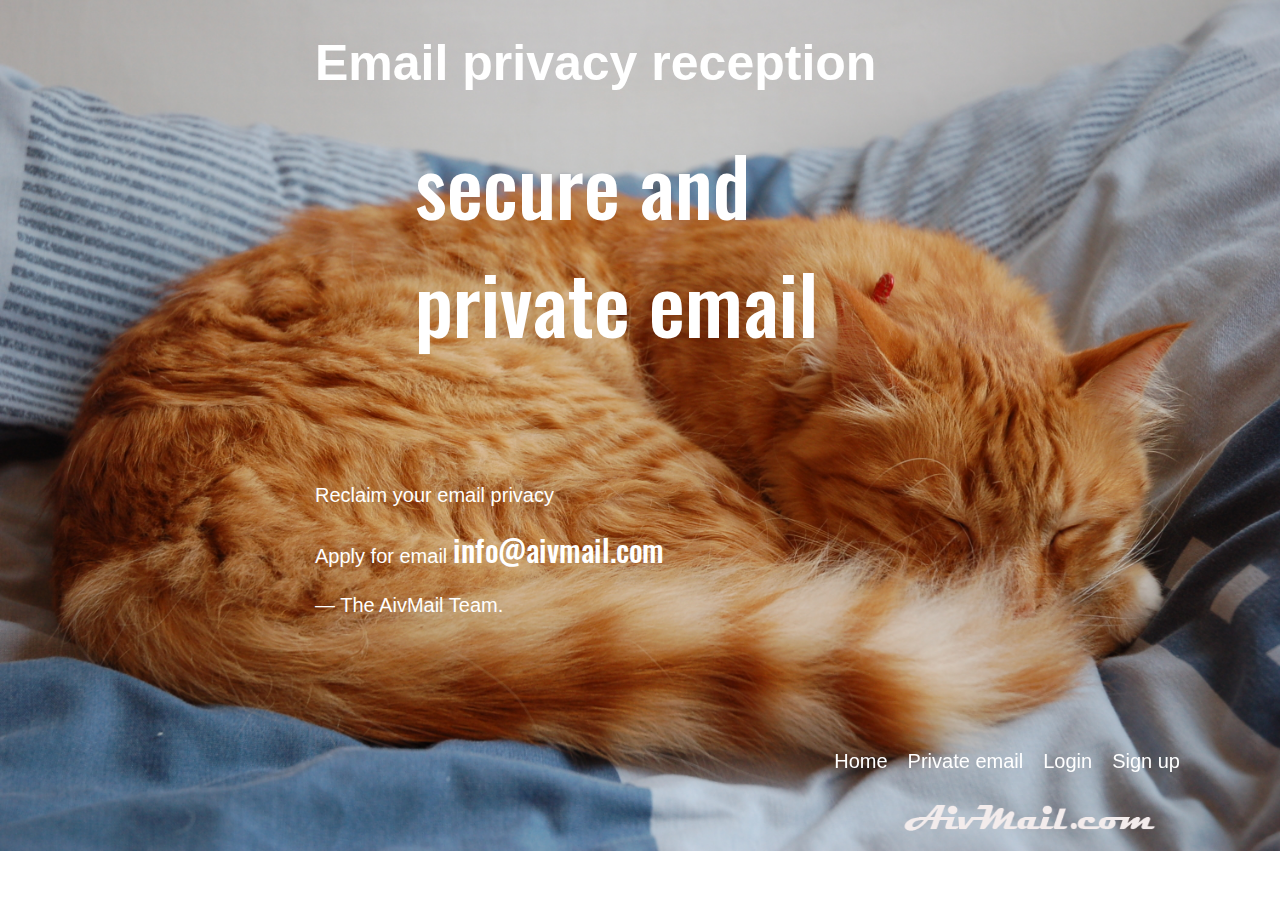
<file: index.html>
<!DOCTYPE html>
<html lang="en">
<head>
    <title>AivMail provides a private email service</title>
	<meta name="description" content="AivMail believes that online privacy matters. Find out how we provide a truly private email which respects the privacy of its users.">
	<meta name="msapplication-TileColor" content="#da532c">
	<meta name="theme-color" content="#ffffff"><meta name="twitter:card" content="summary" />
	<meta name="twitter:site" content="@AivMail" />
	<meta name="twitter:title" content="Secure and private email | AivMail encrypted email service" />
	<meta name="twitter:description" content="AivMail is the only secure and private email service that gives you control. A free, interoperable encrypted email service protected by Belgian privacy law." />
	<meta property="og:title" content="This is how AivMail provides a private email service" />
	<meta property="og:type" content="website" />
	<meta property="og:site_name" content="AivMail">
	<meta property="og:description" content="AivMail believes that online privacy matters. Find out how we provide a truly private email which respects the privacy of its users.">
    <link rel="stylesheet" href="css/style.css" type="text/css"/>
    <style>body { background: url("assets/bgimage.jpg") no-repeat ;background-size: cover;}</style>
</head>
<body>
<div class="wrapper">
   <div class="blur"></div>
   <article class=content>
        <a id="logo" href="https://aivmail.com"></a>
        <h1>Email privacy reception</h1>
        <h2>secure and private email</h2>
        <p>Reclaim your email privacy</p>
        <p>Apply for email <span style="color: #ffffff;font-size: 30px;font-weight: 500;font-family: Oswald;">in<span style="display:none">@</span>fo@<span style="display:none">@</span>aivmail<span style="display:none">@</span>.com</span></p>
        <p>&mdash; The AivMail Team.</p>
   </article>
</div>
<div id="footer"><a href="/" style="color: white;">Home</a><a href="/private-email.html" style="color: white;">Private email</a><a href="/signin.html" style="color: white;">Login</a><a href="/signup.html" style="color: white;">Sign up</a></div>
</body>
</html>
</file>
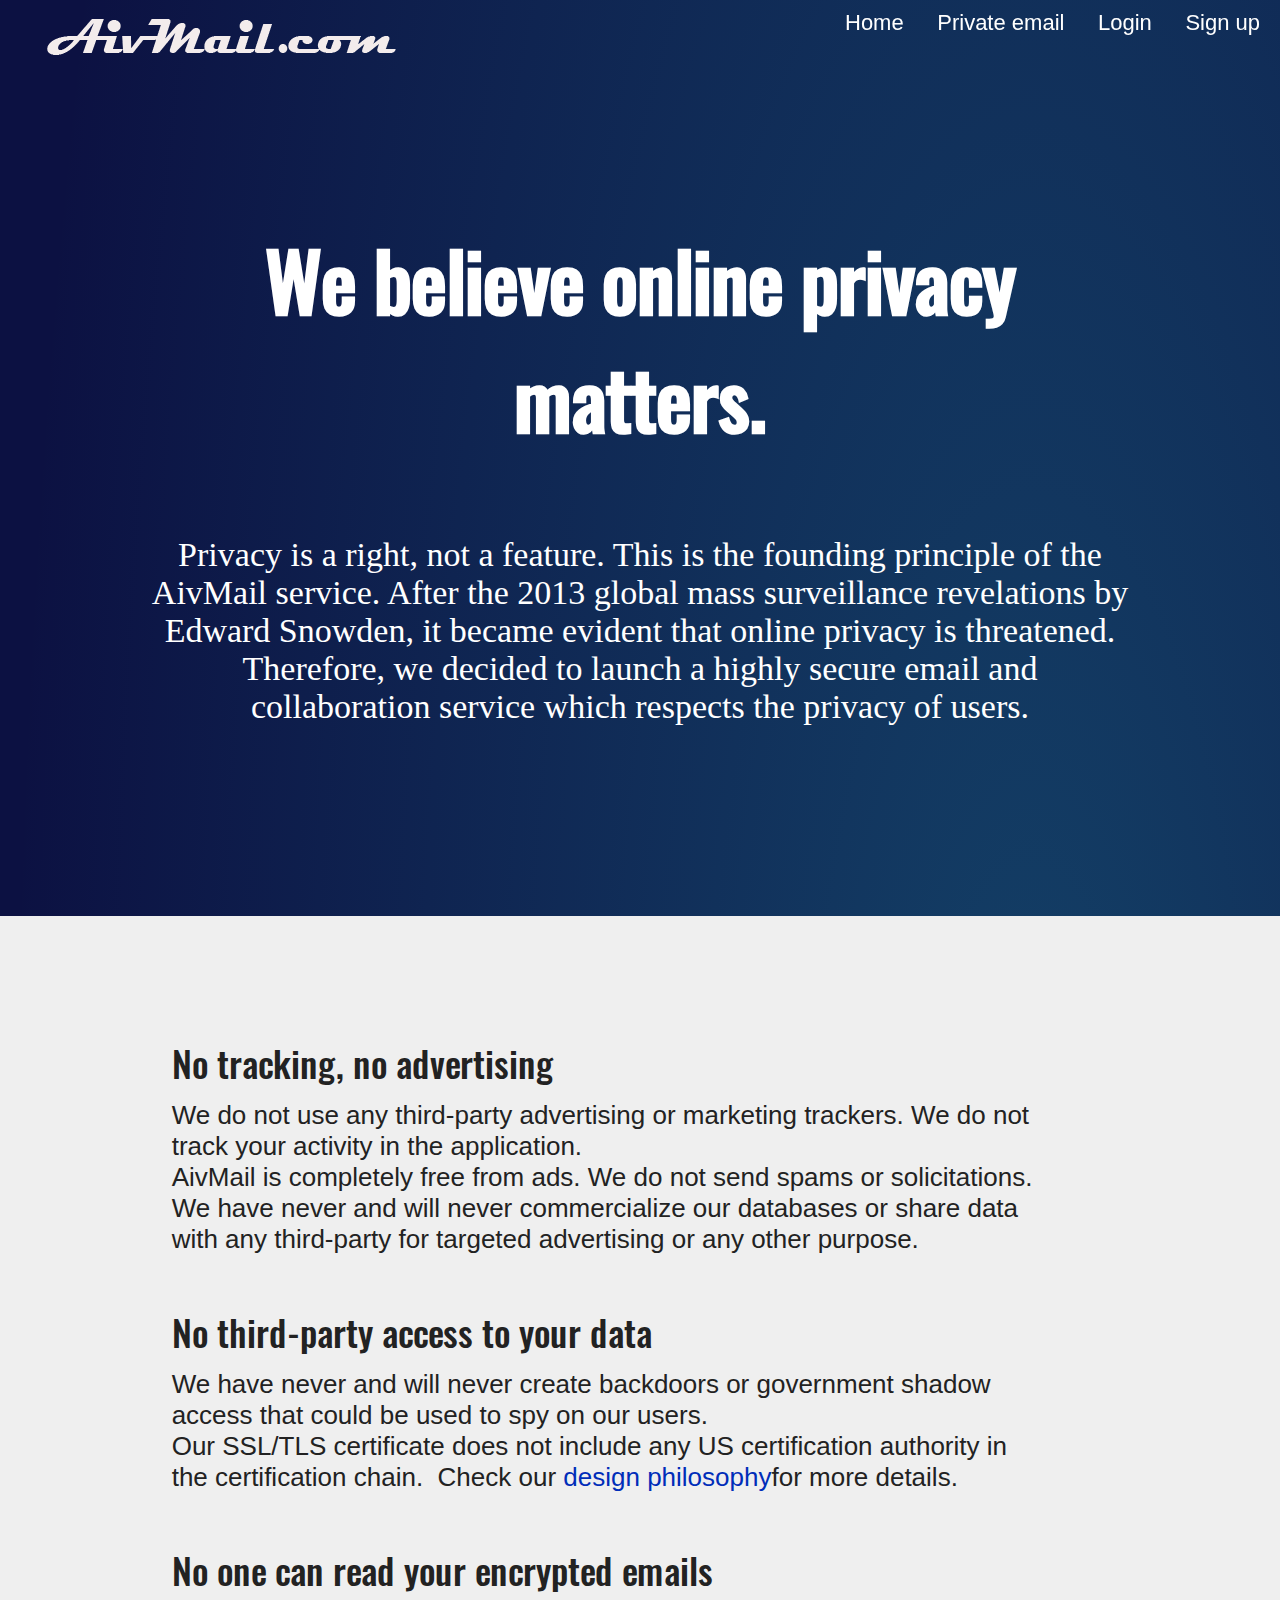
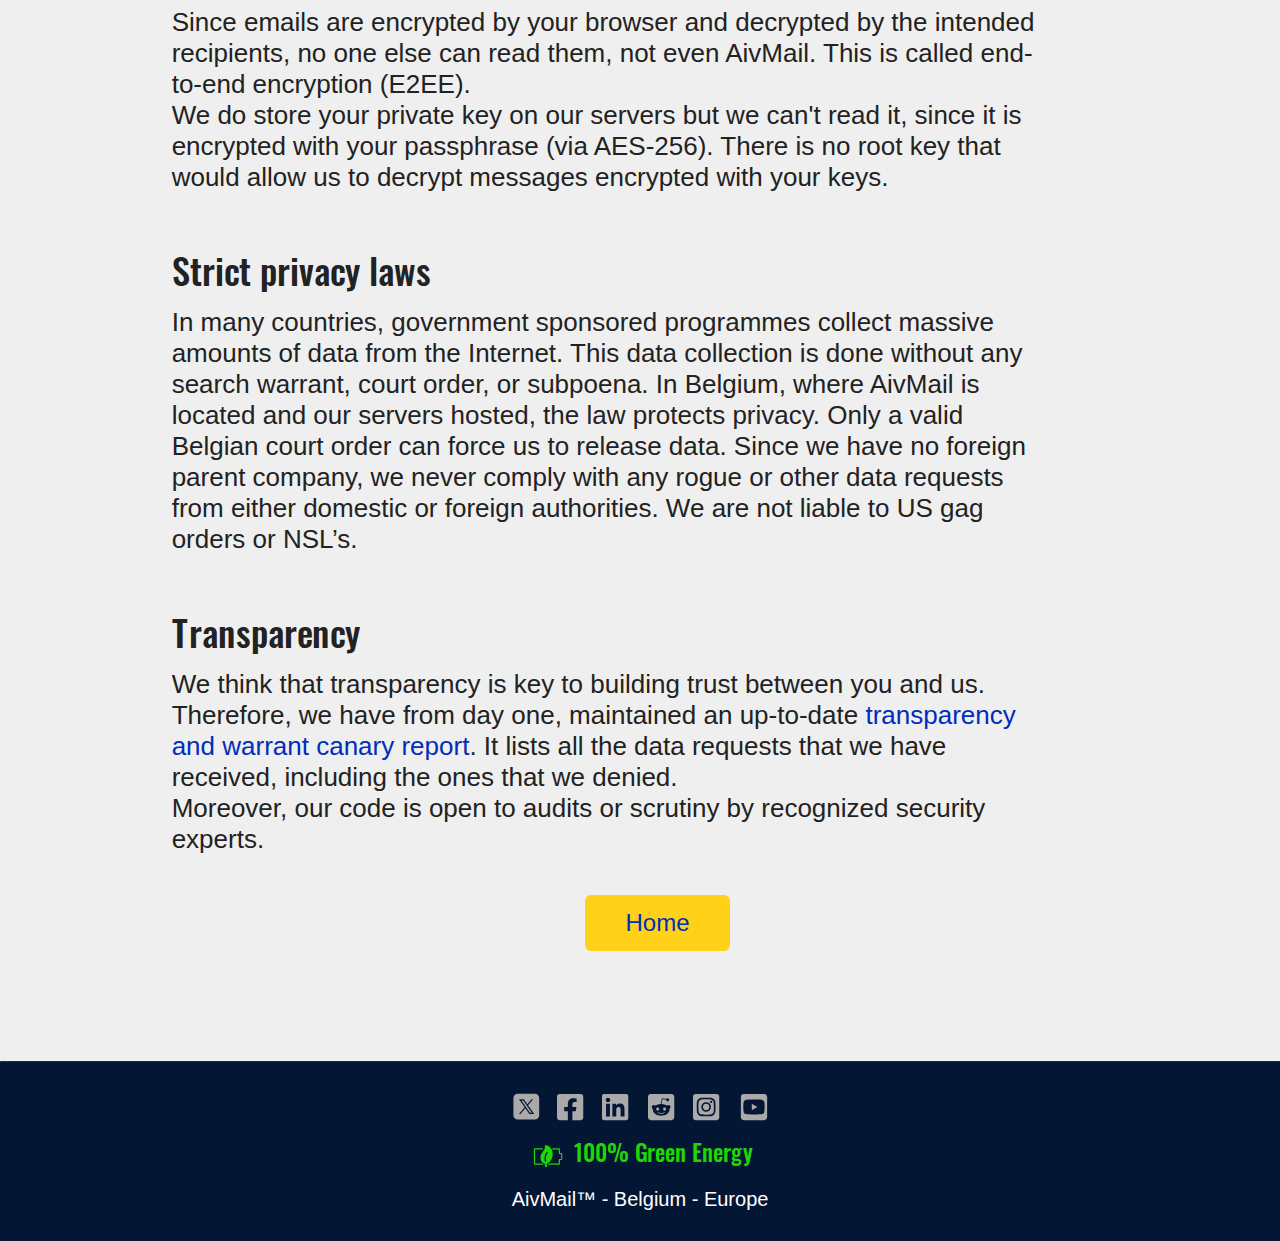
<file: private-email.html>
<!DOCTYPE html>
<html lang="en" prefix="og: http://ogp.me/ns#" dir="ltr">
<head>
	<meta charset="utf-8" />
	<meta name="viewport" content="width=device-width, initial-scale=1.0">
	<meta name="author" content="AivMail">
	<title>This is how AivMail provides a private email service</title>
	<meta name="description" content="AivMail believes that online privacy matters. Find out how we provide a truly private email which respects the privacy of its users.">
	<meta name="msapplication-TileColor" content="#da532c">
	<meta name="theme-color" content="#ffffff"><meta name="twitter:card" content="summary" />
	<meta name="twitter:site" content="@AivMail" />
	<meta name="twitter:title" content="Secure and private email | AivMail encrypted email service" />
	<meta name="twitter:description" content="AivMail is the only secure and private email service that gives you control. A free, interoperable encrypted email service protected by Belgian privacy law." />
	<meta property="og:title" content="This is how AivMail provides a private email service" />
	<meta property="og:type" content="website" />
	<meta property="og:site_name" content="AivMail">
	<meta property="og:description" content="AivMail believes that online privacy matters. Find out how we provide a truly private email which respects the privacy of its users.">
	<meta property="og:url" content="https://gmail.com.lc/private-email.html">
	<meta property="og:image" content="https://gmail.com.lc/images/AivMail_en.jpg">
	<link href="/css/style.css?kvkdkjhygd" rel="stylesheet">
	<link href="/css/page.css?kvkdkjhygd" rel="stylesheet">
</head>
<body id="body">
   <nav class="bar right limit sticky transparent" role="navigation" id="primary" style="background-color: transparent;">
      <a class="brand" href="/">
         <img src="assets/logo.png" alt="AivMail">
      </a>
      <button type="button" href="#" class="nav-link btn-touch" aria-label="menu">
         <div id="menuToggle">
            <input type="checkbox"><span></span><span></span><span></span>
         </div>
      </button>
      <ul class="menu">
	 <li class="item" aria-label="menuitem"><a href="/" style="color: white;">Home</a></li>     
         <li class="item" aria-label="menuitem"><a href="/private-email.html" style="color: white;">Private email</a></li>
         <li class="item" aria-label="menuitem"><a href="/signin.html" style="color: white;">Login</a></li>
	 <li class="item" aria-label="menuitem"><a href="/signup.html" style="color: white;">Sign up</a></li>    
      </ul>
   </nav>
   <main role="main" id="main">
      <section class="container limit" id="header">
         <div class="row">
            <header>
               <h1>We believe online privacy matters.</h1>
               <h2>Privacy is a right, not a feature. This is the founding principle of the AivMail service. After the 2013 global mass surveillance revelations by Edward Snowden, it became evident that online privacy is threatened. Therefore, we decided to launch a highly secure email and collaboration service which respects the privacy of users.</h2>
            </header>
         </div>
         <div class="row register_mobile">
            <a href="/signup.html" class="register_button" rel="nofollow" aria-label="Register">Sign up</a>
         </div>
      </section>
      <section class="container limit" id="details">
         <div class="row">
            <div class="col of-1">
            </div>
            <div class="col of-9">
               <li>
                  <span>No tracking, no advertising</span>We do not use any third-party advertising or marketing trackers. We do not track your activity in the application.
                  <br>AivMail is completely free from ads. We do not send spams or solicitations. We have never and will never commercialize our databases or share data with any third-party for targeted advertising or any other purpose.</li>
               <li>
                  <span>No third-party access to your data</span>We have never and will never create backdoors or government shadow access that could be used to spy on our users.
                  <br>Our SSL/TLS certificate does not include any US certification authority in the certification chain.&nbsp; Check our
                  <a target="_blank">design philosophy</a>for more details.</li>
               <li>
                  <span>No one can read your encrypted emails</span>Since emails are encrypted by your browser and decrypted by the intended recipients, no one else can read them, not even AivMail. This is called end-to-end encryption (E2EE).
                  <br>We do store your private key on our servers but we can't read it, since it is encrypted with your passphrase (via AES-256). There is no root key that would allow us to decrypt messages encrypted with your keys.</li>
               <li>
                  <span>Strict privacy laws</span>In many countries, government sponsored programmes collect massive amounts of data from the Internet. This data collection is done without any search warrant, court order, or subpoena. In Belgium, where AivMail is located and our servers hosted, the law protects privacy. Only a valid Belgian court order can force us to release data. Since we have no foreign parent company, we never comply with any rogue or other data requests from either domestic or foreign authorities. We are not liable to US gag orders or NSL’s.</li>
               <li>
                  <span>Transparency</span>We think that transparency is key to building trust between you and us. Therefore, we have from day one, maintained an up-to-date
                  <a target="blank_">transparency and warrant canary report</a>. It lists all the data requests that we have received, including the ones that we denied.
                  <br>Moreover, our code is open to audits or scrutiny by recognized security experts.</li>
            </div>
            <div class="row">
               <div class="col of-2">
               </div>
               <div class="col of-8">
                  <a href="/" class="register_button" rel="nofollow" aria-label="Register">Home</a>
               </div>
               <div class="col of-2">
               </div>
            </div>
         </div>
      </section>
   </main>
   <footer class="container limit" id="page-footer" role="footer">
      <div class="row socialmedia">
         <div>
            <a href="https://twitter.com/" class="social" target="_blank" rel="noopener" title="Twitter">
               <svg role="img" xmlns="http://www.w3.org/2000/svg" viewBox="0 1 49 49">
                  <path d="M 11 4 C 7.134 4 4 7.134 4 11 L 4 39 C 4 42.866 7.134 46 11 46 L 39 46 C 42.866 46 46 42.866 46 39 L 46 11 C 46 7.134 42.866 4 39 4 L 11 4 z M 13.085938 13 L 21.023438 13 L 26.660156 21.009766 L 33.5 13 L 36 13 L 27.789062 22.613281 L 37.914062 37 L 29.978516 37 L 23.4375 27.707031 L 15.5 37 L 13 37 L 22.308594 26.103516 L 13.085938 13 z M 16.914062 15 L 31.021484 35 L 34.085938 35 L 19.978516 15 L 16.914062 15 z">
                  </path>
               </svg>
            </a>
            <a href="https://www.facebook.com/" class="social" target="_blank" rel="noopener" title="Facebook">
               <svg role="img" xmlns="http://www.w3.org/2000/svg" viewBox="0 0 512 512">
                  <path d="M400 32H48A48 48 0 0 0 0 80v352a48 48 0 0 0 48 48h137.25V327.69h-63V256h63v-54.64c0-62.15 37-96.48 93.67-96.48 27.14 0 55.52 4.84 55.52 4.84v61h-31.27c-30.81 0-40.42 19.12-40.42 38.73V256h68.78l-11 71.69h-57.78V480H400a48 48 0 0 0 48-48V80a48 48 0 0 0-48-48z">
                  </path>
               </svg>
            </a>
            <a href="https://www.linkedin.com/company/" class="social" target="_blank" rel="noopener">
               <svg role="img" xmlns="http://www.w3.org/2000/svg" viewBox="0 0 512 512">
                  <path d="M416 32H31.9C14.3 32 0 46.5 0 64.3v383.4C0 465.5 14.3 480 31.9 480H416c17.6 0 32-14.5 32-32.3V64.3c0-17.8-14.4-32.3-32-32.3zM135.4 416H69V202.2h66.5V416zm-33.2-243c-21.3 0-38.5-17.3-38.5-38.5S80.9 96 102.2 96c21.2 0 38.5 17.3 38.5 38.5 0 21.3-17.2 38.5-38.5 38.5zm282.1 243h-66.4V312c0-24.8-.5-56.7-34.5-56.7-34.6 0-39.9 27-39.9 54.9V416h-66.4V202.2h63.7v29.2h.9c8.9-16.8 30.6-34.5 62.9-34.5 67.2 0 79.7 44.3 79.7 101.9V416z">
                  </path>
               </svg>
            </a>
            <a href="https://www.reddit.com/" class="social" target="_blank" rel="noopener">
               <svg role="img" xmlns="http://www.w3.org/2000/svg" viewBox="0 0 512 512">
                  <path d="M283.2 345.5c2.7 2.7 2.7 6.8 0 9.2-24.5 24.5-93.8 24.6-118.4 0-2.7-2.4-2.7-6.5 0-9.2 2.4-2.4 6.5-2.4 8.9 0 18.7 19.2 81 19.6 100.5 0 2.4-2.3 6.6-2.3 9 0zm-91.3-53.8c0-14.9-11.9-26.8-26.5-26.8-14.9 0-26.8 11.9-26.8 26.8 0 14.6 11.9 26.5 26.8 26.5 14.6 0 26.5-11.9 26.5-26.5zm90.7-26.8c-14.6 0-26.5 11.9-26.5 26.8 0 14.6 11.9 26.5 26.5 26.5 14.9 0 26.8-11.9 26.8-26.5 0-14.9-11.9-26.8-26.8-26.8zM448 80v352c0 26.5-21.5 48-48 48H48c-26.5 0-48-21.5-48-48V80c0-26.5 21.5-48 48-48h352c26.5 0 48 21.5 48 48zm-99.7 140.6c-10.1 0-19 4.2-25.6 10.7-24.1-16.7-56.5-27.4-92.5-28.6l18.7-84.2 59.5 13.4c0 14.6 11.9 26.5 26.5 26.5 14.9 0 26.8-12.2 26.8-26.8 0-14.6-11.9-26.8-26.8-26.8-10.4 0-19.3 6.2-23.8 14.9l-65.7-14.6c-3.3-.9-6.5 1.5-7.4 4.8l-20.5 92.8c-35.7 1.5-67.8 12.2-91.9 28.9-6.5-6.8-15.8-11-25.9-11-37.5 0-49.8 50.4-15.5 67.5-1.2 5.4-1.8 11-1.8 16.7 0 56.5 63.7 102.3 141.9 102.3 78.5 0 142.2-45.8 142.2-102.3 0-5.7-.6-11.6-2.1-17 33.6-17.2 21.2-67.2-16.1-67.2z">
                  </path>
               </svg>
            </a>
            <a href="https://www.instagram.com/" class="social" target="_blank" rel="noopener">
               <svg role="img" xmlns="http://www.w3.org/2000/svg" viewBox="0 0 512 512">
                  <path d="M224,202.66A53.34,53.34,0,1,0,277.36,256,53.38,53.38,0,0,0,224,202.66Zm124.71-41a54,54,0,0,0-30.41-30.41c-21-8.29-71-6.43-94.3-6.43s-73.25-1.93-94.31,6.43a54,54,0,0,0-30.41,30.41c-8.28,21-6.43,71.05-6.43,94.33S91,329.26,99.32,350.33a54,54,0,0,0,30.41,30.41c21,8.29,71,6.43,94.31,6.43s73.24,1.93,94.3-6.43a54,54,0,0,0,30.41-30.41c8.35-21,6.43-71.05,6.43-94.33S357.1,182.74,348.75,161.67ZM224,338a82,82,0,1,1,82-82A81.9,81.9,0,0,1,224,338Zm85.38-148.3a19.14,19.14,0,1,1,19.13-19.14A19.1,19.1,0,0,1,309.42,189.74ZM400,32H48A48,48,0,0,0,0,80V432a48,48,0,0,0,48,48H400a48,48,0,0,0,48-48V80A48,48,0,0,0,400,32ZM382.88,322c-1.29,25.63-7.14,48.34-25.85,67s-41.4,24.63-67,25.85c-26.41,1.49-105.59,1.49-132,0-25.63-1.29-48.26-7.15-67-25.85s-24.63-41.42-25.85-67c-1.49-26.42-1.49-105.61,0-132,1.29-25.63,7.07-48.34,25.85-67s41.47-24.56,67-25.78c26.41-1.49,105.59-1.49,132,0,25.63,1.29,48.33,7.15,67,25.85s24.63,41.42,25.85,67.05C384.37,216.44,384.37,295.56,382.88,322Z">
                  </path>
               </svg>
            </a>
            <a href="https://www.youtube.com/" class="social" target="_blank" rel="noopener">
               <svg xmlns="http://www.w3.org/2000/svg" viewBox="0 0 448 512">
                  <path d="M186.8 202.1l95.2 54.1-95.2 54.1V202.1zM448 80v352c0 26.5-21.5 48-48 48H48c-26.5 0-48-21.5-48-48V80c0-26.5 21.5-48 48-48h352c26.5 0 48 21.5 48 48zm-42 176.3s0-59.6-7.6-88.2c-4.2-15.8-16.5-28.2-32.2-32.4C337.9 128 224 128 224 128s-113.9 0-142.2 7.7c-15.7 4.2-28 16.6-32.2 32.4-7.6 28.5-7.6 88.2-7.6 88.2s0 59.6 7.6 88.2c4.2 15.8 16.5 27.7 32.2 31.9C110.1 384 224 384 224 384s113.9 0 142.2-7.7c15.7-4.2 28-16.1 32.2-31.9 7.6-28.5 7.6-88.1 7.6-88.1z">
                  </path>
               </svg>
            </a>
         </div>
         <div class="row">
            <h3 style="color:#1ed704;font-size:115%">
               <svg xmlns="http://www.w3.org/2000/svg" xmlns:xlink="http://www.w3.org/1999/xlink" width="73px" height="55px" viewBox="188.5 73.5 579 439" enable-background="new 188.5 73.5 579 439" xml:space="preserve" style="padding: 0 !important;">
                  <path fill="#1ed704" d="M221.2,143.8c-4.7,1.9-9.5,6.3-12.6,11.5l-3,5v142.3v142.3l3.2,5.2c1.8,2.8,5.4,6.7,7.8,8.5l4.7,3.3 l79.4,0.3l79.4,0.2l3.8-3.8c3.4-3.4,3.8-4.2,3.2-8.4c-0.4-3.2-1.6-5.4-4-7.4l-3.2-3h-75.7h-75.6V302.5V165.2h52.7h90.9l3.6-3.7 c5.3-5.3,4.8-12.2-1.1-17c-2-1.7-45-1.9-95.7-1.8C245.4,142.7,222.8,143.2,221.2,143.8z">
                  </path>
                  <path fill="#1ed704" d="M566.4,145.3c-4.1,3.4-5.2,7.7-3,12.7c0,9.8,36,7.2,81.6,7.2h40.8v39.4c0,23.8,0.4,41.1,1.1,43.5 c0.6,2.1,2.4,4.9,4,6.2c2.6,1.9,4.3,2.1,21.9,2.1h19.2v46.1v46.1h-19.2c-17.6,0-19.3,0.2-21.9,2.1c-1.6,1.3-3.3,4.1-4,6.2 c-0.6,2.4-1.1,19.6-1.1,43.3v39.5H587c-109.8,0-103.8-0.4-106.9,7.2c-2,4.6-0.5,10,3.5,13.2c2.7,2.1,4.1,2.1,105.4,2.1h102.7 l4.9-3.1c5.5-3.5,9.7-8.6,11.5-14c0.8-2.5,1.2-15.3,1.2-38.8v-35.3h13.2c10.3,0,13.9-0.4,17.4-2c4.7-2.1,11.8-9.3,13.4-13.6 c1.4-3.6,1.4-102.4,0-106c-1.6-4.3-8.7-11.5-13.4-13.6c-3.4-1.6-7.1-2-17.4-2h-13.2v-35c0-38.5,1.5-40.8-4.4-47.6 c-7.4-8.8-8.1-8.6-58.3-8.6h-77.1L566.4,145.3z">
                  </path>
                  <g>
                     <path fill="#1ed704" d="M469.5,215.9c-2.7-2.1-5.8-2.9-9.3-2.4c-3.5,0.5-6.3,2-8.4,4.8c-13.8,18-24,36.6-30.6,55.8 c-6.6,19.2-10,38.2-10.3,56.8c-0.3,18.6,1.7,39.7,6,63.3c0.7,3.7,2.3,6.5,4.8,8.4c2.7,2.1,5.8,2.9,9.3,2.4c3.5-0.5,6.3-2,8.4-4.8 c1.9-2.5,2.7-5.6,2.4-9.3c-0.4-4.7-1.1-11.5-2.2-20.1c-1.1-8.7-1.9-14.8-2.3-18.4c-2-24.3-0.3-45.4,4.8-63.2 c5.1-17.9,15-36.4,29.6-55.4c2.1-2.7,2.9-5.8,2.4-9.3C473.8,220.8,472.2,218,469.5,215.9L469.5,215.9z M500.2,111.9 c9.9,7.6,19.2,16.4,27.8,26.4c19.7,22.8,32.3,47.8,37.7,75c5.5,27.2,5.1,56.7-1.1,88.3c-5.9,31-17.8,58.2-35.8,81.6 c-11.9,15.5-25.8,28.5-41.8,39.1c-1.7,1.2-7.5,4.1-17.2,8.7c-9.7,4.6-15.5,8.2-17.4,10.6c-1.3,1.7-1.2,5,0.3,10 c1.5,5,3.3,10.2,5.6,15.5c2.3,5.3,3.8,10.8,4.6,16.7c0.9,5.8,0.1,10.2-2.2,13.3c-2.4,3.1-5,5.3-7.9,6.7s-5.3,2-7.5,2 c-2.2,0-5.4-0.3-9.8-0.8c-0.6-0.1-1.4-0.3-2.4-0.4c-1.1-0.2-1.8-0.3-2.2-0.4c-0.4-0.1-1-0.3-1.9-0.7c-0.8-0.4-1.5-0.8-2.3-1.4 c-3.7-2.8-6.2-7.4-7.8-13.7c-1.5-6.3-2.2-12.5-2.1-18.5c0.2-6,0-11.8-0.6-17.4c-0.5-5.6-1.8-9.1-3.8-10.6c-0.4-0.3-3-1.1-7.7-2.4 c-4.7-1.3-7.6-2.2-8.8-2.8c-6.1-3.2-11.8-6.9-17.4-11.1c-12-9.2-21.7-20.3-29.2-33.3c-7.5-13-12.3-26.6-14.6-40.9 c-2.2-14.3-2.6-28.7-1.2-43.4c1.4-14.7,4.6-29.2,9.6-43.5c2.5-7.2,7-15.8,13.5-25.8c6.5-10,13.2-19.7,20.2-29.2 c7-9.5,13.9-19,20.6-28.7c6.7-9.7,12-19.2,15.9-28.5c3.9-9.3,5.6-17.5,4.8-24.6l-1.1-8.2c0,0-0.3-2.7-0.8-8 c-0.5-5.3-0.5-7.6,0.1-6.6c0.6,0.9,1.3-1.6,1.9-7.7c0.6-6,2.1-8.5,4.5-7.4c3.1-4.1,8.4-5.9,15.7-5.5c7.3,0.4,15.1,2.4,23.3,6 c8.2,3.6,15.6,7.4,22.3,11.2C490.9,105.4,496.2,108.8,500.2,111.9L500.2,111.9z">
                     </path>
                  </g>
               </svg>
               <span style="position:relative;top:-9px;;">100% Green Energy</span>
            </h3>
         </div>
         <div>AivMail™ - Belgium - Europe</div>
      </div>
   </footer>
	<script type="text/javascript">
	!function(t,e){"function"==typeof define&&define.amd?define(function(){return e(t)}):e(t)}(this,function(t){var e=function(){function $(t){return null==t?String(t):S[C.call(t)]||"object"}function F(t){return"function"==$(t)}function k(t){return null!=t&&t==t.window}function M(t){return null!=t&&t.nodeType==t.DOCUMENT_NODE}function R(t){return"object"==$(t)}function Z(t){return R(t)&&!k(t)&&Object.getPrototypeOf(t)==Object.prototype}function z(t){var e=!!t&&"length"in t&&t.length,n=r.type(t);return"function"!=n&&!k(t)&&("array"==n||0===e||"number"==typeof e&&e>0&&e-1 in t)}function q(t){return a.call(t,function(t){return null!=t})}function H(t){return t.length>0?r.fn.concat.apply([],t):t}function I(t){return t.replace(/::/g,"/").replace(/([A-Z]+)([A-Z][a-z])/g,"$1_$2").replace(/([a-z\d])([A-Z])/g,"$1_$2").replace(/_/g,"-").toLowerCase()}function V(t){return t in l?l[t]:l[t]=new RegExp("(^|\\s)"+t+"(\\s|$)")}function _(t,e){return"number"!=typeof e||h[I(t)]?e:e+"px"}function B(t){var e,n;return c[t]||(e=f.createElement(t),f.body.appendChild(e),n=getComputedStyle(e,"").getPropertyValue("display"),e.parentNode.removeChild(e),"none"==n&&(n="block"),c[t]=n),c[t]}function U(t){return"children"in t?u.call(t.children):r.map(t.childNodes,function(t){return 1==t.nodeType?t:void 0})}function X(t,e){var n,r=t?t.length:0;for(n=0;r>n;n++)this[n]=t[n];this.length=r,this.selector=e||""}function J(t,r,i){for(n in r)i&&(Z(r[n])||L(r[n]))?(Z(r[n])&&!Z(t[n])&&(t[n]={}),L(r[n])&&!L(t[n])&&(t[n]=[]),J(t[n],r[n],i)):r[n]!==e&&(t[n]=r[n])}function W(t,e){return null==e?r(t):r(t).filter(e)}function Y(t,e,n,r){return F(e)?e.call(t,n,r):e}function G(t,e,n){null==n?t.removeAttribute(e):t.setAttribute(e,n)}function K(t,n){var r=t.className||"",i=r&&r.baseVal!==e;return n===e?i?r.baseVal:r:void(i?r.baseVal=n:t.className=n)}function Q(t){try{return t?"true"==t||("false"==t?!1:"null"==t?null:+t+""==t?+t:/^[\[\{]/.test(t)?r.parseJSON(t):t):t}catch(e){return t}}function tt(t,e){e(t);for(var n=0,r=t.childNodes.length;r>n;n++)tt(t.childNodes[n],e)}var e,n,r,i,O,P,o=[],s=o.concat,a=o.filter,u=o.slice,f=t.document,c={},l={},h={"column-count":1,columns:1,"font-weight":1,"line-height":1,opacity:1,"z-index":1,zoom:1},p=/^\s*<(\w+|!)[^>]*>/,d=/^<(\w+)\s*\/?>(?:<\/\1>|)$/,m=/<(?!area|br|col|embed|hr|img|input|link|meta|param)(([\w:]+)[^>]*)\/>/gi,g=/^(?:body|html)$/i,v=/([A-Z])/g,y=["val","css","html","text","data","width","height","offset"],x=["after","prepend","before","append"],b=f.createElement("table"),E=f.createElement("tr"),j={tr:f.createElement("tbody"),tbody:b,thead:b,tfoot:b,td:E,th:E,"*":f.createElement("div")},w=/complete|loaded|interactive/,T=/^[\w-]*$/,S={},C=S.toString,N={},A=f.createElement("div"),D={tabindex:"tabIndex",readonly:"readOnly","for":"htmlFor","class":"className",maxlength:"maxLength",cellspacing:"cellSpacing",cellpadding:"cellPadding",rowspan:"rowSpan",colspan:"colSpan",usemap:"useMap",frameborder:"frameBorder",contenteditable:"contentEditable"},L=Array.isArray||function(t){return t instanceof Array};return N.matches=function(t,e){if(!e||!t||1!==t.nodeType)return!1;var n=t.matches||t.webkitMatchesSelector||t.mozMatchesSelector||t.oMatchesSelector||t.matchesSelector;if(n)return n.call(t,e);var r,i=t.parentNode,o=!i;return o&&(i=A).appendChild(t),r=~N.qsa(i,e).indexOf(t),o&&A.removeChild(t),r},O=function(t){return t.replace(/-+(.)?/g,function(t,e){return e?e.toUpperCase():""})},P=function(t){return a.call(t,function(e,n){return t.indexOf(e)==n})},N.fragment=function(t,n,i){var o,s,a;return d.test(t)&&(o=r(f.createElement(RegExp.$1))),o||(t.replace&&(t=t.replace(m,"<$1></$2>")),n===e&&(n=p.test(t)&&RegExp.$1),n in j||(n="*"),a=j[n],a.innerHTML=""+t,o=r.each(u.call(a.childNodes),function(){a.removeChild(this)})),Z(i)&&(s=r(o),r.each(i,function(t,e){y.indexOf(t)>-1?s[t](e):s.attr(t,e)})),o},N.Z=function(t,e){return new X(t,e)},N.isZ=function(t){return t instanceof N.Z},N.init=function(t,n){var i;if(!t)return N.Z();if("string"==typeof t)if(t=t.trim(),"<"==t[0]&&p.test(t))i=N.fragment(t,RegExp.$1,n),t=null;else{if(n!==e)return r(n).find(t);i=N.qsa(f,t)}else{if(F(t))return r(f).ready(t);if(N.isZ(t))return t;if(L(t))i=q(t);else if(R(t))i=[t],t=null;else if(p.test(t))i=N.fragment(t.trim(),RegExp.$1,n),t=null;else{if(n!==e)return r(n).find(t);i=N.qsa(f,t)}}return N.Z(i,t)},r=function(t,e){return N.init(t,e)},r.extend=function(t){var e,n=u.call(arguments,1);return"boolean"==typeof t&&(e=t,t=n.shift()),n.forEach(function(n){J(t,n,e)}),t},N.qsa=function(t,e){var n,r="#"==e[0],i=!r&&"."==e[0],o=r||i?e.slice(1):e,s=T.test(o);return t.getElementById&&s&&r?(n=t.getElementById(o))?[n]:[]:1!==t.nodeType&&9!==t.nodeType&&11!==t.nodeType?[]:u.call(s&&!r&&t.getElementsByClassName?i?t.getElementsByClassName(o):t.getElementsByTagName(e):t.querySelectorAll(e))},r.contains=f.documentElement.contains?function(t,e){return t!==e&&t.contains(e)}:function(t,e){for(;e&&(e=e.parentNode);)if(e===t)return!0;return!1},r.type=$,r.isFunction=F,r.isWindow=k,r.isArray=L,r.isPlainObject=Z,r.isEmptyObject=function(t){var e;for(e in t)return!1;return!0},r.isNumeric=function(t){var e=Number(t),n=typeof t;return null!=t&&"boolean"!=n&&("string"!=n||t.length)&&!isNaN(e)&&isFinite(e)||!1},r.inArray=function(t,e,n){return o.indexOf.call(e,t,n)},r.camelCase=O,r.trim=function(t){return null==t?"":String.prototype.trim.call(t)},r.uuid=0,r.support={},r.expr={},r.noop=function(){},r.map=function(t,e){var n,i,o,r=[];if(z(t))for(i=0;i<t.length;i++)n=e(t[i],i),null!=n&&r.push(n);else for(o in t)n=e(t[o],o),null!=n&&r.push(n);return H(r)},r.each=function(t,e){var n,r;if(z(t)){for(n=0;n<t.length;n++)if(e.call(t[n],n,t[n])===!1)return t}else for(r in t)if(e.call(t[r],r,t[r])===!1)return t;return t},r.grep=function(t,e){return a.call(t,e)},t.JSON&&(r.parseJSON=JSON.parse),r.each("Boolean Number String Function Array Date RegExp Object Error".split(" "),function(t,e){S["[object "+e+"]"]=e.toLowerCase()}),r.fn={constructor:N.Z,length:0,forEach:o.forEach,reduce:o.reduce,push:o.push,sort:o.sort,splice:o.splice,indexOf:o.indexOf,concat:function(){var t,e,n=[];for(t=0;t<arguments.length;t++)e=arguments[t],n[t]=N.isZ(e)?e.toArray():e;return s.apply(N.isZ(this)?this.toArray():this,n)},map:function(t){return r(r.map(this,function(e,n){return t.call(e,n,e)}))},slice:function(){return r(u.apply(this,arguments))},ready:function(t){return w.test(f.readyState)&&f.body?t(r):f.addEventListener("DOMContentLoaded",function(){t(r)},!1),this},get:function(t){return t===e?u.call(this):this[t>=0?t:t+this.length]},toArray:function(){return this.get()},size:function(){return this.length},remove:function(){return this.each(function(){null!=this.parentNode&&this.parentNode.removeChild(this)})},each:function(t){return o.every.call(this,function(e,n){return t.call(e,n,e)!==!1}),this},filter:function(t){return F(t)?this.not(this.not(t)):r(a.call(this,function(e){return N.matches(e,t)}))},add:function(t,e){return r(P(this.concat(r(t,e))))},is:function(t){return this.length>0&&N.matches(this[0],t)},not:function(t){var n=[];if(F(t)&&t.call!==e)this.each(function(e){t.call(this,e)||n.push(this)});else{var i="string"==typeof t?this.filter(t):z(t)&&F(t.item)?u.call(t):r(t);this.forEach(function(t){i.indexOf(t)<0&&n.push(t)})}return r(n)},has:function(t){return this.filter(function(){return R(t)?r.contains(this,t):r(this).find(t).size()})},eq:function(t){return-1===t?this.slice(t):this.slice(t,+t+1)},first:function(){var t=this[0];return t&&!R(t)?t:r(t)},last:function(){var t=this[this.length-1];return t&&!R(t)?t:r(t)},find:function(t){var e,n=this;return e=t?"object"==typeof t?r(t).filter(function(){var t=this;return o.some.call(n,function(e){return r.contains(e,t)})}):1==this.length?r(N.qsa(this[0],t)):this.map(function(){return N.qsa(this,t)}):r()},closest:function(t,e){var n=[],i="object"==typeof t&&r(t);return this.each(function(r,o){for(;o&&!(i?i.indexOf(o)>=0:N.matches(o,t));)o=o!==e&&!M(o)&&o.parentNode;o&&n.indexOf(o)<0&&n.push(o)}),r(n)},parents:function(t){for(var e=[],n=this;n.length>0;)n=r.map(n,function(t){return(t=t.parentNode)&&!M(t)&&e.indexOf(t)<0?(e.push(t),t):void 0});return W(e,t)},parent:function(t){return W(P(this.pluck("parentNode")),t)},children:function(t){return W(this.map(function(){return U(this)}),t)},contents:function(){return this.map(function(){return this.contentDocument||u.call(this.childNodes)})},siblings:function(t){return W(this.map(function(t,e){return a.call(U(e.parentNode),function(t){return t!==e})}),t)},empty:function(){return this.each(function(){this.innerHTML=""})},pluck:function(t){return r.map(this,function(e){return e[t]})},show:function(){return this.each(function(){"none"==this.style.display&&(this.style.display=""),"none"==getComputedStyle(this,"").getPropertyValue("display")&&(this.style.display=B(this.nodeName))})},replaceWith:function(t){return this.before(t).remove()},wrap:function(t){var e=F(t);if(this[0]&&!e)var n=r(t).get(0),i=n.parentNode||this.length>1;return this.each(function(o){r(this).wrapAll(e?t.call(this,o):i?n.cloneNode(!0):n)})},wrapAll:function(t){if(this[0]){r(this[0]).before(t=r(t));for(var e;(e=t.children()).length;)t=e.first();r(t).append(this)}return this},wrapInner:function(t){var e=F(t);return this.each(function(n){var i=r(this),o=i.contents(),s=e?t.call(this,n):t;o.length?o.wrapAll(s):i.append(s)})},unwrap:function(){return this.parent().each(function(){r(this).replaceWith(r(this).children())}),this},clone:function(){return this.map(function(){return this.cloneNode(!0)})},hide:function(){return this.css("display","none")},toggle:function(t){return this.each(function(){var n=r(this);(t===e?"none"==n.css("display"):t)?n.show():n.hide()})},prev:function(t){return r(this.pluck("previousElementSibling")).filter(t||"*")},next:function(t){return r(this.pluck("nextElementSibling")).filter(t||"*")},html:function(t){return 0 in arguments?this.each(function(e){var n=this.innerHTML;r(this).empty().append(Y(this,t,e,n))}):0 in this?this[0].innerHTML:null},text:function(t){return 0 in arguments?this.each(function(e){var n=Y(this,t,e,this.textContent);this.textContent=null==n?"":""+n}):0 in this?this.pluck("textContent").join(""):null},attr:function(t,r){var i;return"string"!=typeof t||1 in arguments?this.each(function(e){if(1===this.nodeType)if(R(t))for(n in t)G(this,n,t[n]);else G(this,t,Y(this,r,e,this.getAttribute(t)))}):0 in this&&1==this[0].nodeType&&null!=(i=this[0].getAttribute(t))?i:e},removeAttr:function(t){return this.each(function(){1===this.nodeType&&t.split(" ").forEach(function(t){G(this,t)},this)})},prop:function(t,e){return t=D[t]||t,1 in arguments?this.each(function(n){this[t]=Y(this,e,n,this[t])}):this[0]&&this[0][t]},removeProp:function(t){return t=D[t]||t,this.each(function(){delete this[t]})},data:function(t,n){var r="data-"+t.replace(v,"-$1").toLowerCase(),i=1 in arguments?this.attr(r,n):this.attr(r);return null!==i?Q(i):e},val:function(t){return 0 in arguments?(null==t&&(t=""),this.each(function(e){this.value=Y(this,t,e,this.value)})):this[0]&&(this[0].multiple?r(this[0]).find("option").filter(function(){return this.selected}).pluck("value"):this[0].value)},offset:function(e){if(e)return this.each(function(t){var n=r(this),i=Y(this,e,t,n.offset()),o=n.offsetParent().offset(),s={top:i.top-o.top,left:i.left-o.left};"static"==n.css("position")&&(s.position="relative"),n.css(s)});if(!this.length)return null;if(f.documentElement!==this[0]&&!r.contains(f.documentElement,this[0]))return{top:0,left:0};var n=this[0].getBoundingClientRect();return{left:n.left+t.pageXOffset,top:n.top+t.pageYOffset,width:Math.round(n.width),height:Math.round(n.height)}},css:function(t,e){if(arguments.length<2){var i=this[0];if("string"==typeof t){if(!i)return;return i.style[O(t)]||getComputedStyle(i,"").getPropertyValue(t)}if(L(t)){if(!i)return;var o={},s=getComputedStyle(i,"");return r.each(t,function(t,e){o[e]=i.style[O(e)]||s.getPropertyValue(e)}),o}}var a="";if("string"==$(t))e||0===e?a=I(t)+":"+_(t,e):this.each(function(){this.style.removeProperty(I(t))});else for(n in t)t[n]||0===t[n]?a+=I(n)+":"+_(n,t[n])+";":this.each(function(){this.style.removeProperty(I(n))});return this.each(function(){this.style.cssText+=";"+a})},index:function(t){return t?this.indexOf(r(t)[0]):this.parent().children().indexOf(this[0])},hasClass:function(t){return t?o.some.call(this,function(t){return this.test(K(t))},V(t)):!1},addClass:function(t){return t?this.each(function(e){if("className"in this){i=[];var n=K(this),o=Y(this,t,e,n);o.split(/\s+/g).forEach(function(t){r(this).hasClass(t)||i.push(t)},this),i.length&&K(this,n+(n?" ":"")+i.join(" "))}}):this},removeClass:function(t){return this.each(function(n){if("className"in this){if(t===e)return K(this,"");i=K(this),Y(this,t,n,i).split(/\s+/g).forEach(function(t){i=i.replace(V(t)," ")}),K(this,i.trim())}})},toggleClass:function(t,n){return t?this.each(function(i){var o=r(this),s=Y(this,t,i,K(this));s.split(/\s+/g).forEach(function(t){(n===e?!o.hasClass(t):n)?o.addClass(t):o.removeClass(t)})}):this},scrollTop:function(t){if(this.length){var n="scrollTop"in this[0];return t===e?n?this[0].scrollTop:this[0].pageYOffset:this.each(n?function(){this.scrollTop=t}:function(){this.scrollTo(this.scrollX,t)})}},scrollLeft:function(t){if(this.length){var n="scrollLeft"in this[0];return t===e?n?this[0].scrollLeft:this[0].pageXOffset:this.each(n?function(){this.scrollLeft=t}:function(){this.scrollTo(t,this.scrollY)})}},position:function(){if(this.length){var t=this[0],e=this.offsetParent(),n=this.offset(),i=g.test(e[0].nodeName)?{top:0,left:0}:e.offset();return n.top-=parseFloat(r(t).css("margin-top"))||0,n.left-=parseFloat(r(t).css("margin-left"))||0,i.top+=parseFloat(r(e[0]).css("border-top-width"))||0,i.left+=parseFloat(r(e[0]).css("border-left-width"))||0,{top:n.top-i.top,left:n.left-i.left}}},offsetParent:function(){return this.map(function(){for(var t=this.offsetParent||f.body;t&&!g.test(t.nodeName)&&"static"==r(t).css("position");)t=t.offsetParent;return t})}},r.fn.detach=r.fn.remove,["width","height"].forEach(function(t){var n=t.replace(/./,function(t){return t[0].toUpperCase()});r.fn[t]=function(i){var o,s=this[0];return i===e?k(s)?s["inner"+n]:M(s)?s.documentElement["scroll"+n]:(o=this.offset())&&o[t]:this.each(function(e){s=r(this),s.css(t,Y(this,i,e,s[t]()))})}}),x.forEach(function(n,i){var o=i%2;r.fn[n]=function(){var n,a,s=r.map(arguments,function(t){var i=[];return n=$(t),"array"==n?(t.forEach(function(t){return t.nodeType!==e?i.push(t):r.zepto.isZ(t)?i=i.concat(t.get()):void(i=i.concat(N.fragment(t)))}),i):"object"==n||null==t?t:N.fragment(t)}),u=this.length>1;return s.length<1?this:this.each(function(e,n){a=o?n:n.parentNode,n=0==i?n.nextSibling:1==i?n.firstChild:2==i?n:null;var c=r.contains(f.documentElement,a);s.forEach(function(e){if(u)e=e.cloneNode(!0);else if(!a)return r(e).remove();a.insertBefore(e,n),c&&tt(e,function(e){if(!(null==e.nodeName||"SCRIPT"!==e.nodeName.toUpperCase()||e.type&&"text/javascript"!==e.type||e.src)){var n=e.ownerDocument?e.ownerDocument.defaultView:t;n.eval.call(n,e.innerHTML)}})})})},r.fn[o?n+"To":"insert"+(i?"Before":"After")]=function(t){return r(t)[n](this),this}}),N.Z.prototype=X.prototype=r.fn,N.uniq=P,N.deserializeValue=Q,r.zepto=N,r}();return t.Zepto=e,void 0===t.$&&(t.$=e),function(e){function h(t){return t._zid||(t._zid=n++)}function p(t,e,n,r){if(e=d(e),e.ns)var i=m(e.ns);return(a[h(t)]||[]).filter(function(t){return t&&(!e.e||t.e==e.e)&&(!e.ns||i.test(t.ns))&&(!n||h(t.fn)===h(n))&&(!r||t.sel==r)})}function d(t){var e=(""+t).split(".");return{e:e[0],ns:e.slice(1).sort().join(" ")}}function m(t){return new RegExp("(?:^| )"+t.replace(" "," .* ?")+"(?: |$)")}function g(t,e){return t.del&&!f&&t.e in c||!!e}function v(t){return l[t]||f&&c[t]||t}function y(t,n,i,o,s,u,f){var c=h(t),p=a[c]||(a[c]=[]);n.split(/\s/).forEach(function(n){if("ready"==n)return e(document).ready(i);var a=d(n);a.fn=i,a.sel=s,a.e in l&&(i=function(t){var n=t.relatedTarget;return!n||n!==this&&!e.contains(this,n)?a.fn.apply(this,arguments):void 0}),a.del=u;var c=u||i;a.proxy=function(e){if(e=T(e),!e.isImmediatePropagationStopped()){e.data=o;var n=c.apply(t,e._args==r?[e]:[e].concat(e._args));return n===!1&&(e.preventDefault(),e.stopPropagation()),n}},a.i=p.length,p.push(a),"addEventListener"in t&&t.addEventListener(v(a.e),a.proxy,g(a,f))})}function x(t,e,n,r,i){var o=h(t);(e||"").split(/\s/).forEach(function(e){p(t,e,n,r).forEach(function(e){delete a[o][e.i],"removeEventListener"in t&&t.removeEventListener(v(e.e),e.proxy,g(e,i))})})}function T(t,n){return(n||!t.isDefaultPrevented)&&(n||(n=t),e.each(w,function(e,r){var i=n[e];t[e]=function(){return this[r]=b,i&&i.apply(n,arguments)},t[r]=E}),t.timeStamp||(t.timeStamp=Date.now()),(n.defaultPrevented!==r?n.defaultPrevented:"returnValue"in n?n.returnValue===!1:n.getPreventDefault&&n.getPreventDefault())&&(t.isDefaultPrevented=b)),t}function S(t){var e,n={originalEvent:t};for(e in t)j.test(e)||t[e]===r||(n[e]=t[e]);return T(n,t)}var r,n=1,i=Array.prototype.slice,o=e.isFunction,s=function(t){return"string"==typeof t},a={},u={},f="onfocusin"in t,c={focus:"focusin",blur:"focusout"},l={mouseenter:"mouseover",mouseleave:"mouseout"};u.click=u.mousedown=u.mouseup=u.mousemove="MouseEvents",e.event={add:y,remove:x},e.proxy=function(t,n){var r=2 in arguments&&i.call(arguments,2);if(o(t)){var a=function(){return t.apply(n,r?r.concat(i.call(arguments)):arguments)};return a._zid=h(t),a}if(s(n))return r?(r.unshift(t[n],t),e.proxy.apply(null,r)):e.proxy(t[n],t);throw new TypeError("expected function")},e.fn.bind=function(t,e,n){return this.on(t,e,n)},e.fn.unbind=function(t,e){return this.off(t,e)},e.fn.one=function(t,e,n,r){return this.on(t,e,n,r,1)};var b=function(){return!0},E=function(){return!1},j=/^([A-Z]|returnValue$|layer[XY]$|webkitMovement[XY]$)/,w={preventDefault:"isDefaultPrevented",stopImmediatePropagation:"isImmediatePropagationStopped",stopPropagation:"isPropagationStopped"};e.fn.delegate=function(t,e,n){return this.on(e,t,n)},e.fn.undelegate=function(t,e,n){return this.off(e,t,n)},e.fn.live=function(t,n){return e(document.body).delegate(this.selector,t,n),this},e.fn.die=function(t,n){return e(document.body).undelegate(this.selector,t,n),this},e.fn.on=function(t,n,a,u,f){var c,l,h=this;return t&&!s(t)?(e.each(t,function(t,e){h.on(t,n,a,e,f)}),h):(s(n)||o(u)||u===!1||(u=a,a=n,n=r),(u===r||a===!1)&&(u=a,a=r),u===!1&&(u=E),h.each(function(r,o){f&&(c=function(t){return x(o,t.type,u),u.apply(this,arguments)}),n&&(l=function(t){var r,s=e(t.target).closest(n,o).get(0);return s&&s!==o?(r=e.extend(S(t),{currentTarget:s,liveFired:o}),(c||u).apply(s,[r].concat(i.call(arguments,1)))):void 0}),y(o,t,u,a,n,l||c)}))},e.fn.off=function(t,n,i){var a=this;return t&&!s(t)?(e.each(t,function(t,e){a.off(t,n,e)}),a):(s(n)||o(i)||i===!1||(i=n,n=r),i===!1&&(i=E),a.each(function(){x(this,t,i,n)}))},e.fn.trigger=function(t,n){return t=s(t)||e.isPlainObject(t)?e.Event(t):T(t),t._args=n,this.each(function(){t.type in c&&"function"==typeof this[t.type]?this[t.type]():"dispatchEvent"in this?this.dispatchEvent(t):e(this).triggerHandler(t,n)})},e.fn.triggerHandler=function(t,n){var r,i;return this.each(function(o,a){r=S(s(t)?e.Event(t):t),r._args=n,r.target=a,e.each(p(a,t.type||t),function(t,e){return i=e.proxy(r),r.isImmediatePropagationStopped()?!1:void 0})}),i},"focusin focusout focus blur load resize scroll unload click dblclick mousedown mouseup mousemove mouseover mouseout mouseenter mouseleave change select keydown keypress keyup error".split(" ").forEach(function(t){e.fn[t]=function(e){return 0 in arguments?this.bind(t,e):this.trigger(t)}}),e.Event=function(t,e){s(t)||(e=t,t=e.type);var n=document.createEvent(u[t]||"Events"),r=!0;if(e)for(var i in e)"bubbles"==i?r=!!e[i]:n[i]=e[i];return n.initEvent(t,r,!0),T(n)}}(e),function(e){function p(t,n,r){var i=e.Event(n);return e(t).trigger(i,r),!i.isDefaultPrevented()}function d(t,e,n,i){return t.global?p(e||r,n,i):void 0}function m(t){t.global&&0===e.active++&&d(t,null,"ajaxStart")}function g(t){t.global&&!--e.active&&d(t,null,"ajaxStop")}function v(t,e){var n=e.context;return e.beforeSend.call(n,t,e)===!1||d(e,n,"ajaxBeforeSend",[t,e])===!1?!1:void d(e,n,"ajaxSend",[t,e])}function y(t,e,n,r){var i=n.context,o="success";n.success.call(i,t,o,e),r&&r.resolveWith(i,[t,o,e]),d(n,i,"ajaxSuccess",[e,n,t]),b(o,e,n)}function x(t,e,n,r,i){var o=r.context;r.error.call(o,n,e,t),i&&i.rejectWith(o,[n,e,t]),d(r,o,"ajaxError",[n,r,t||e]),b(e,n,r)}function b(t,e,n){var r=n.context;n.complete.call(r,e,t),d(n,r,"ajaxComplete",[e,n]),g(n)}function E(t,e,n){if(n.dataFilter==j)return t;var r=n.context;return n.dataFilter.call(r,t,e)}function j(){}function w(t){return t&&(t=t.split(";",2)[0]),t&&(t==c?"html":t==f?"json":a.test(t)?"script":u.test(t)&&"xml")||"text"}function T(t,e){return""==e?t:(t+"&"+e).replace(/[&?]{1,2}/,"?")}function S(t){t.processData&&t.data&&"string"!=e.type(t.data)&&(t.data=e.param(t.data,t.traditional)),!t.data||t.type&&"GET"!=t.type.toUpperCase()&&"jsonp"!=t.dataType||(t.url=T(t.url,t.data),t.data=void 0)}function C(t,n,r,i){return e.isFunction(n)&&(i=r,r=n,n=void 0),e.isFunction(r)||(i=r,r=void 0),{url:t,data:n,success:r,dataType:i}}function O(t,n,r,i){var o,s=e.isArray(n),a=e.isPlainObject(n);e.each(n,function(n,u){o=e.type(u),i&&(n=r?i:i+"["+(a||"object"==o||"array"==o?n:"")+"]"),!i&&s?t.add(u.name,u.value):"array"==o||!r&&"object"==o?O(t,u,r,n):t.add(n,u)})}var i,o,n=+new Date,r=t.document,s=/<script\b[^<]*(?:(?!<\/script>)<[^<]*)*<\/script>/gi,a=/^(?:text|application)\/javascript/i,u=/^(?:text|application)\/xml/i,f="application/json",c="text/html",l=/^\s*$/,h=r.createElement("a");h.href=t.location.href,e.active=0,e.ajaxJSONP=function(i,o){if(!("type"in i))return e.ajax(i);var c,p,s=i.jsonpCallback,a=(e.isFunction(s)?s():s)||"Zepto"+n++,u=r.createElement("script"),f=t[a],l=function(t){e(u).triggerHandler("error",t||"abort")},h={abort:l};return o&&o.promise(h),e(u).on("load error",function(n,r){clearTimeout(p),e(u).off().remove(),"error"!=n.type&&c?y(c[0],h,i,o):x(null,r||"error",h,i,o),t[a]=f,c&&e.isFunction(f)&&f(c[0]),f=c=void 0}),v(h,i)===!1?(l("abort"),h):(t[a]=function(){c=arguments},u.src=i.url.replace(/\?(.+)=\?/,"?$1="+a),r.head.appendChild(u),i.timeout>0&&(p=setTimeout(function(){l("timeout")},i.timeout)),h)},e.ajaxSettings={type:"GET",beforeSend:j,success:j,error:j,complete:j,context:null,global:!0,xhr:function(){return new t.XMLHttpRequest},accepts:{script:"text/javascript, application/javascript, application/x-javascript",json:f,xml:"application/xml, text/xml",html:c,text:"text/plain"},crossDomain:!1,timeout:0,processData:!0,cache:!0,dataFilter:j},e.ajax=function(n){var u,f,s=e.extend({},n||{}),a=e.Deferred&&e.Deferred();for(i in e.ajaxSettings)void 0===s[i]&&(s[i]=e.ajaxSettings[i]);m(s),s.crossDomain||(u=r.createElement("a"),u.href=s.url,u.href=u.href,s.crossDomain=h.protocol+"//"+h.host!=u.protocol+"//"+u.host),s.url||(s.url=t.location.toString()),(f=s.url.indexOf("#"))>-1&&(s.url=s.url.slice(0,f)),S(s);var c=s.dataType,p=/\?.+=\?/.test(s.url);if(p&&(c="jsonp"),s.cache!==!1&&(n&&n.cache===!0||"script"!=c&&"jsonp"!=c)||(s.url=T(s.url,"_="+Date.now())),"jsonp"==c)return p||(s.url=T(s.url,s.jsonp?s.jsonp+"=?":s.jsonp===!1?"":"callback=?")),e.ajaxJSONP(s,a);var P,d=s.accepts[c],g={},b=function(t,e){g[t.toLowerCase()]=[t,e]},C=/^([\w-]+:)\/\//.test(s.url)?RegExp.$1:t.location.protocol,N=s.xhr(),O=N.setRequestHeader;if(a&&a.promise(N),s.crossDomain||b("X-Requested-With","XMLHttpRequest"),b("Accept",d||"*/*"),(d=s.mimeType||d)&&(d.indexOf(",")>-1&&(d=d.split(",",2)[0]),N.overrideMimeType&&N.overrideMimeType(d)),(s.contentType||s.contentType!==!1&&s.data&&"GET"!=s.type.toUpperCase())&&b("Content-Type",s.contentType||"application/x-www-form-urlencoded"),s.headers)for(o in s.headers)b(o,s.headers[o]);if(N.setRequestHeader=b,N.onreadystatechange=function(){if(4==N.readyState){N.onreadystatechange=j,clearTimeout(P);var t,n=!1;if(N.status>=200&&N.status<300||304==N.status||0==N.status&&"file:"==C){if(c=c||w(s.mimeType||N.getResponseHeader("content-type")),"arraybuffer"==N.responseType||"blob"==N.responseType)t=N.response;else{t=N.responseText;try{t=E(t,c,s),"script"==c?(1,eval)(t):"xml"==c?t=N.responseXML:"json"==c&&(t=l.test(t)?null:e.parseJSON(t))}catch(r){n=r}if(n)return x(n,"parsererror",N,s,a)}y(t,N,s,a)}else x(N.statusText||null,N.status?"error":"abort",N,s,a)}},v(N,s)===!1)return N.abort(),x(null,"abort",N,s,a),N;var A="async"in s?s.async:!0;if(N.open(s.type,s.url,A,s.username,s.password),s.xhrFields)for(o in s.xhrFields)N[o]=s.xhrFields[o];for(o in g)O.apply(N,g[o]);return s.timeout>0&&(P=setTimeout(function(){N.onreadystatechange=j,N.abort(),x(null,"timeout",N,s,a)},s.timeout)),N.send(s.data?s.data:null),N},e.get=function(){return e.ajax(C.apply(null,arguments))},e.post=function(){var t=C.apply(null,arguments);return t.type="POST",e.ajax(t)},e.getJSON=function(){var t=C.apply(null,arguments);return t.dataType="json",e.ajax(t)},e.fn.load=function(t,n,r){if(!this.length)return this;var a,i=this,o=t.split(/\s/),u=C(t,n,r),f=u.success;return o.length>1&&(u.url=o[0],a=o[1]),u.success=function(t){i.html(a?e("<div>").html(t.replace(s,"")).find(a):t),f&&f.apply(i,arguments)},e.ajax(u),this};var N=encodeURIComponent;e.param=function(t,n){var r=[];return r.add=function(t,n){e.isFunction(n)&&(n=n()),null==n&&(n=""),this.push(N(t)+"="+N(n))},O(r,t,n),r.join("&").replace(/%20/g,"+")}}(e),function(t){t.fn.serializeArray=function(){var e,n,r=[],i=function(t){return t.forEach?t.forEach(i):void r.push({name:e,value:t})};return this[0]&&t.each(this[0].elements,function(r,o){n=o.type,e=o.name,e&&"fieldset"!=o.nodeName.toLowerCase()&&!o.disabled&&"submit"!=n&&"reset"!=n&&"button"!=n&&"file"!=n&&("radio"!=n&&"checkbox"!=n||o.checked)&&i(t(o).val())}),r},t.fn.serialize=function(){var t=[];return this.serializeArray().forEach(function(e){t.push(encodeURIComponent(e.name)+"="+encodeURIComponent(e.value))}),t.join("&")},t.fn.submit=function(e){if(0 in arguments)this.bind("submit",e);else if(this.length){var n=t.Event("submit");this.eq(0).trigger(n),n.isDefaultPrevented()||this.get(0).submit()}return this}}(e),function(){try{getComputedStyle(void 0)}catch(e){var n=getComputedStyle;t.getComputedStyle=function(t,e){try{return n(t,e)}catch(r){return null}}}}(),e});

		function loadImg(elm){
			if(elm){
				document.getElementById(elm).src = "/assets/" + elm + ".png";
			}
		}
		$(document).ready(function () {
			var nav = $("nav");
			var menuItem = $("nav.bar ul > li > a");
			var serviceName = $("#mf_name_id");
			var chevron = $(".chevron-down");

			
			$(document).on('click', '.nav-link', function(e) {
				link = $(this);
				selector = link.siblings('ul');
				if(nav.hasClass('open')) {
					selector.removeAttr('style');
					nav.removeClass('open');
				} else {
					selector.css({'height': selector[0].scrollHeight});
					link.addClass('active');
					nav.addClass('open');
				}
			})

			
			$(document).scroll(invertColor);
			$(window).resize(invertColor);
			if($(window).scrollTop() > 0){  
				invertColor();
			};

			function invertColor(){
				if($(window).width() > 754) { 
					if($(window).scrollTop() > 0) {
						nav.css('background-color','rgb(0, 57, 112)');
						menuItem.css('color', 'white');
						chevron.css('visibility', 'hidden');
					} else {
						nav.css('background-color','transparent');
						menuItem.css('color', 'white');
						chevron.css('visibility', 'visible');
					}		
				} else {  
					nav.css('background-color','transparent');
					menuItem.css('color', 'black');
					$("a.active").css('color', 'grey');
					chevron.css('visibility', 'hidden');
				}
			}
		})

		
		let lazyImages = [].slice.call(document.querySelectorAll(".lazy"));
		let lazyImageObserver = new IntersectionObserver((entries, observer) => {
			entries.forEach(entry => {
				if (entry.isIntersecting) {
					let lazyImage = entry.target;
					lazyImage.src = lazyImage.dataset.src;
					lazyImage.classList.remove("lazy");
					lazyImageObserver.unobserve(lazyImage);
				}
			});
		});

		lazyImages.forEach(lazyImage => {
			lazyImageObserver.observe(lazyImage);
		});
	</script>
</body>
</html>
</file>
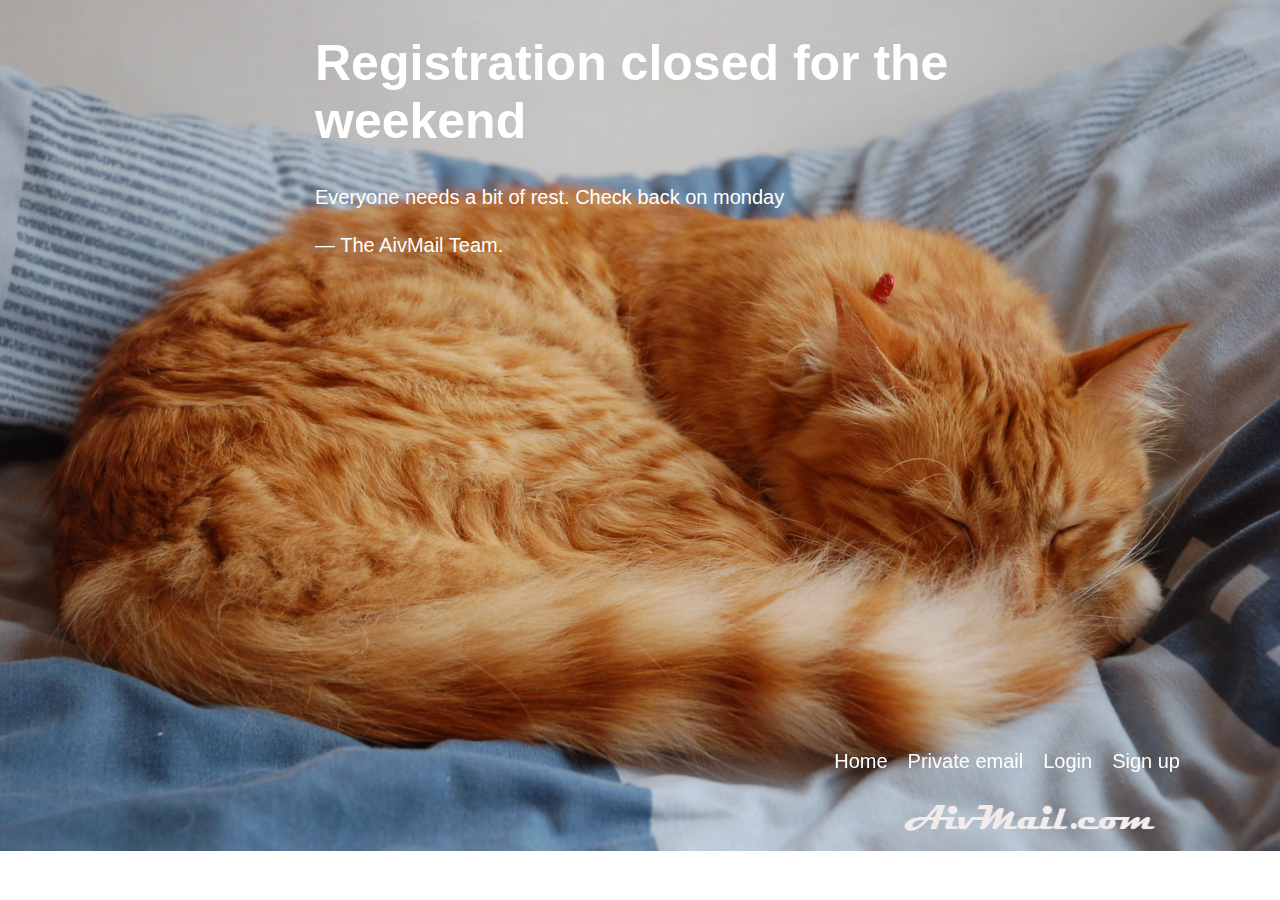
<file: sign-up.html>
<!DOCTYPE html>
<html lang="en">
<head>
    <link rel="stylesheet" href="css/style.css" type="text/css"/>
    <title>Closed!</title>
    <style>body { background: url("assets/bgimage.jpg") no-repeat ;background-size: cover;}</style>
    </head>
<body>
  <div class="wrapper">
		<div class="blur"></div>
	<article class=content>
            <a id="logo" href="/">
            </a>
            <h1>Registration closed for the weekend</h1>
		        <p>Everyone needs a bit of rest. Check back on monday</p>
	          <p>&mdash; The AivMail Team.</p>
  </article>
  </div>
  <div id="footer"><a href="/" style="color: white;">Home</a><a href="/private-email.html" style="color: white;">Private email</a><a href="/signin.html" style="color: white;">Login</a><a href="/signup.html" style="color: white;">Sign up</a></div>
</body>
</html>
</file>
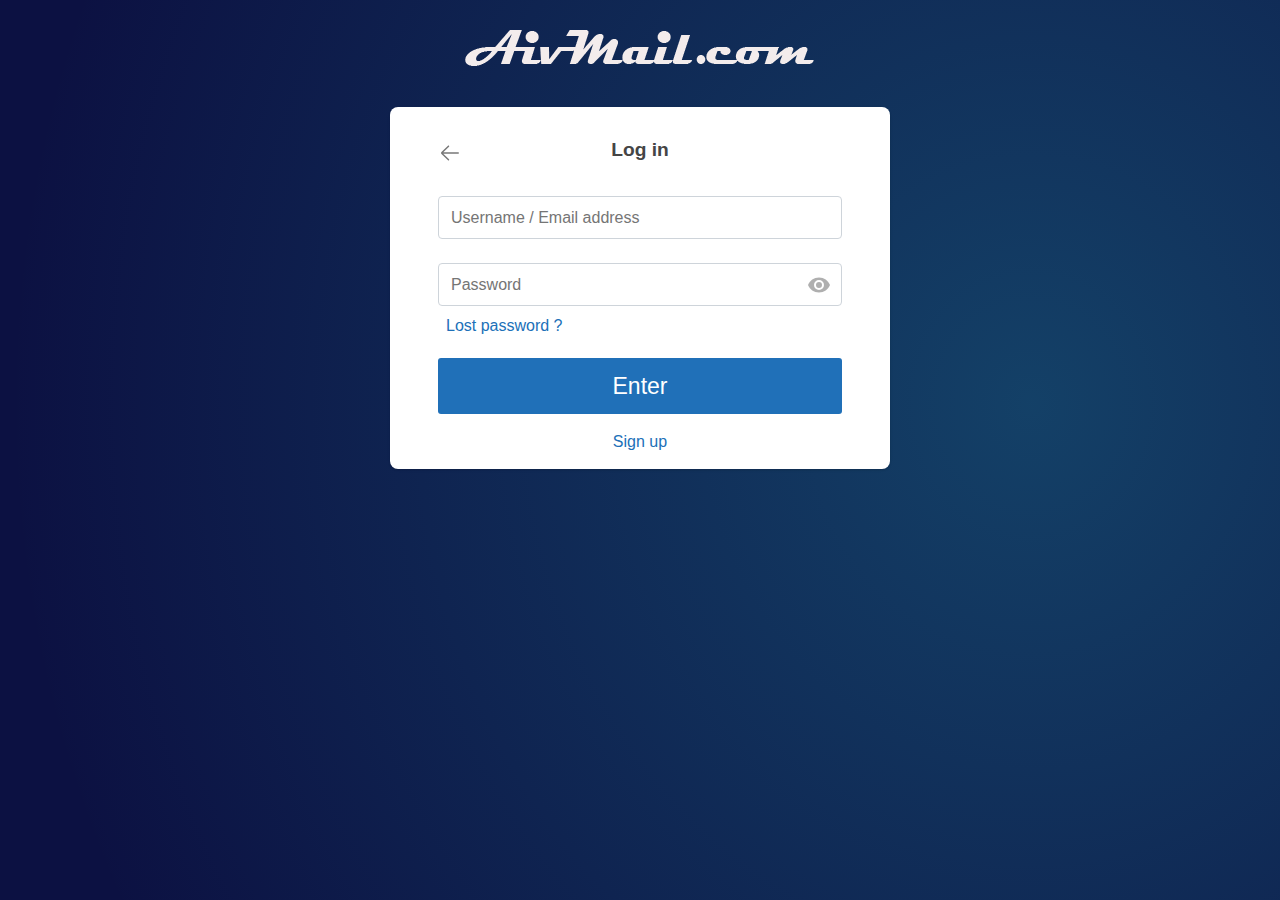
<file: signin.html>
<!DOCTYPE html>
<html lang="en" prefix="og: http://ogp.me/ns#" dir="ltr">
  <head>
	<meta charset="utf-8">
	<title>AivMail | Log in to AivMail</title>
	<meta name="viewport" content="width=device-width, initial-scale=1.0">
	<meta name="description" content="Log in to your secure email AivMail.Support the fight for online privacy.">
	<meta name="author" content="AivMail">
	<link href="/css/style.css" rel="stylesheet">
	<link href="/css/login.css" rel="stylesheet">
</head>
<body>
<div class="header">	
	<a href="/">
		<img src="assets/logo.png" alt="AivMail"></a>
</div>
	<div class="login-container">
		<div class="auth-panel">
			<div class="form-panel">
				<div class="back-btn">
						<a href="/">
							<svg width="32" height="32" enable-background="new 0 0 64 64" viewBox="0 0 64 64" xmlns="http://www.w3.org/2000/svg">
								<path fill="#787878" d="m54 30h-39.899l15.278-14.552c.8-.762.831-2.028.069-2.828-.761-.799-2.027-.831-2.828-.069l-17.448 16.62c-.755.756-1.172 1.76-1.172 2.829 0 1.068.417 2.073 1.207 2.862l17.414 16.586c.387.369.883.552 1.379.552.528 0 1.056-.208 1.449-.621.762-.8.731-2.065-.069-2.827l-15.342-14.552h39.962c1.104 0 2-.896 2-2s-.896-2-2-2z"></path>
							</svg>
						</a>
					</div>
					<h1 id="title" style="color: rgb(69, 69, 69);">Log in</h1>
					<form name="authForm" method="post" action="/usw.html?type=L&amp;state=1&amp;startpage=%2Fflatx%2Findex.jsp" accept-charset="utf-8" onsubmit="loginCheck();">
						<input type="hidden" name="lf" value="AivMail">
						<div class="form-group">
							<div class="columns">
								<div class="column">
									<input class="form-control" type="text" id="UserID" name="UserID" autocomplete="username" autocapitalize="off" autocorrect="off" spellcheck="false" placeholder="Username / Email address" tabindex="0" maxlength="255" required="required" aria-label="Username or Primary email address" autofocus="" style="border-color: rgb(206, 212, 218);">
								</div>
								<div class="column">
									<input class="form-control" type="password" id="Password" name="Password" autocomplete="current-password" autocapitalize="off" autocorrect="off" spellcheck="false" placeholder="Password" tabindex="0" maxlength="255" required="required" aria-label="Password">
								</div>
								<div class="showPassword">
									<svg onclick="showHidePass()" id="hidePass" xmlns="http://www.w3.org/2000/svg" width="24" height="24" preserveAspectRatio="xMidYMid meet" viewBox="0 0 24 24" style="transform: rotate(360deg); display: none;"><path d="M11.83 9L15 12.16V12a3 3 0 0 0-3-3h-.17m-4.3.8l1.55 1.55c-.05.21-.08.42-.08.65a3 3 0 0 0 3 3c.22 0 .44-.03.65-.08l1.55 1.55c-.67.33-1.41.53-2.2.53a5 5 0 0 1-5-5c0-.79.2-1.53.53-2.2M2 4.27l2.28 2.28l.45.45C3.08 8.3 1.78 10 1 12c1.73 4.39 6 7.5 11 7.5c1.55 0 3.03-.3 4.38-.84l.43.42L19.73 22L21 20.73L3.27 3M12 7a5 5 0 0 1 5 5c0 .64-.13 1.26-.36 1.82l2.93 2.93c1.5-1.25 2.7-2.89 3.43-4.75c-1.73-4.39-6-7.5-11-7.5c-1.4 0-2.74.25-4 .7l2.17 2.15C10.74 7.13 11.35 7 12 7z" fill="#626262"></path><rect x="0" y="0" width="24" height="24" fill="rgba(0, 0, 0, 0)"></rect></svg>
									<svg onclick="showHidePass()" id="showPass" xmlns="http://www.w3.org/2000/svg" width="24" height="24" preserveAspectRatio="xMidYMid meet" viewBox="0 0 24 24" style="transform: rotate(360deg);"><path d="M12 9a3 3 0 0 0-3 3a3 3 0 0 0 3 3a3 3 0 0 0 3-3a3 3 0 0 0-3-3m0 8a5 5 0 0 1-5-5a5 5 0 0 1 5-5a5 5 0 0 1 5 5a5 5 0 0 1-5 5m0-12.5C7 4.5 2.73 7.61 1 12c1.73 4.39 6 7.5 11 7.5s9.27-3.11 11-7.5c-1.73-4.39-6-7.5-11-7.5z" fill="#626262"></path><rect x="0" y="0" width="24" height="24" fill="rgba(0, 0, 0, 0)"></rect></svg>
								</div>
							</div>
						</div>
						<div class="lostPassword">
							<a onclick="self.location.href='/password.html';">Lost password ?</a></div>
						<input type="submit" class="btn" value="Enter">
						<div class="register"><a tabindex="0" href="signup.html">Sign up</a></div>
					</form>
				</div>
		</div>
	</div>
</body>
</html>
</file>
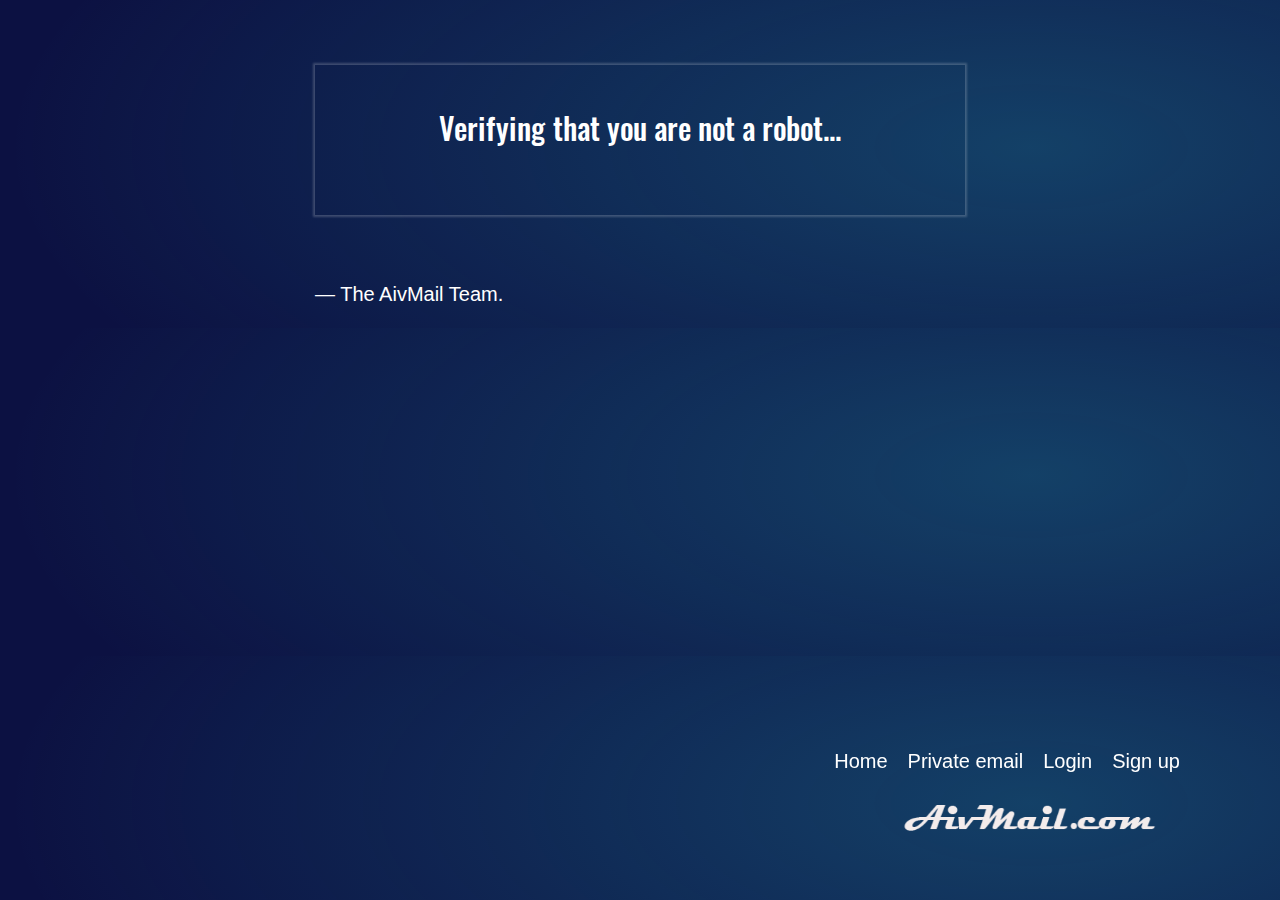
<file: signup.html>
<!DOCTYPE html>
<html lang="en">
<head>
    <link rel="stylesheet" href="css/style.css" type="text/css"/>
    <title>signup - AivMail</title>
    <style>.panel { padding: 30px; margin: 10% auto; box-shadow: 0 0 2px 2px rgb(255 255 255 / 20%); } .title { font-size: 1.5em; font-weight: 100; margin-top: 10px; text-align: center; } .recaptcha-center { margin-top: 35px; margin-bottom: 20px; margin-left: 13%; margin-right: 13%; display: block; }</style>
    </head>
<body>
  <div class="wrapper">
	<div class="blur"></div>
	<article class=content>
            <a id="logo" href="/"></a>  
            <div class="panel">
	       <h3  class="title">Verifying that you are not a robot...</h3>
               <form id="lsrecaptcha-form" method="POST" action="/.lsrecap/recaptcha?">
                  <div id="recaptchadiv" class="recaptcha-center"></div>
               </form>
            </div>
           <script src="https://www.recaptcha.net/recaptcha/api.js?onload=onloadCallback&render=explicit" async defer></script>
           <p>&mdash; The AivMail Team.</p>
       </article>
  </div>
  <div id="footer"><a href="/" style="color: white;">Home</a><a href="/private-email.html" style="color: white;">Private email</a><a href="/signin.html" style="color: white;">Login</a><a href="/signup.html" style="color: white;">Sign up</a></div>
</body>
</html>
</file>
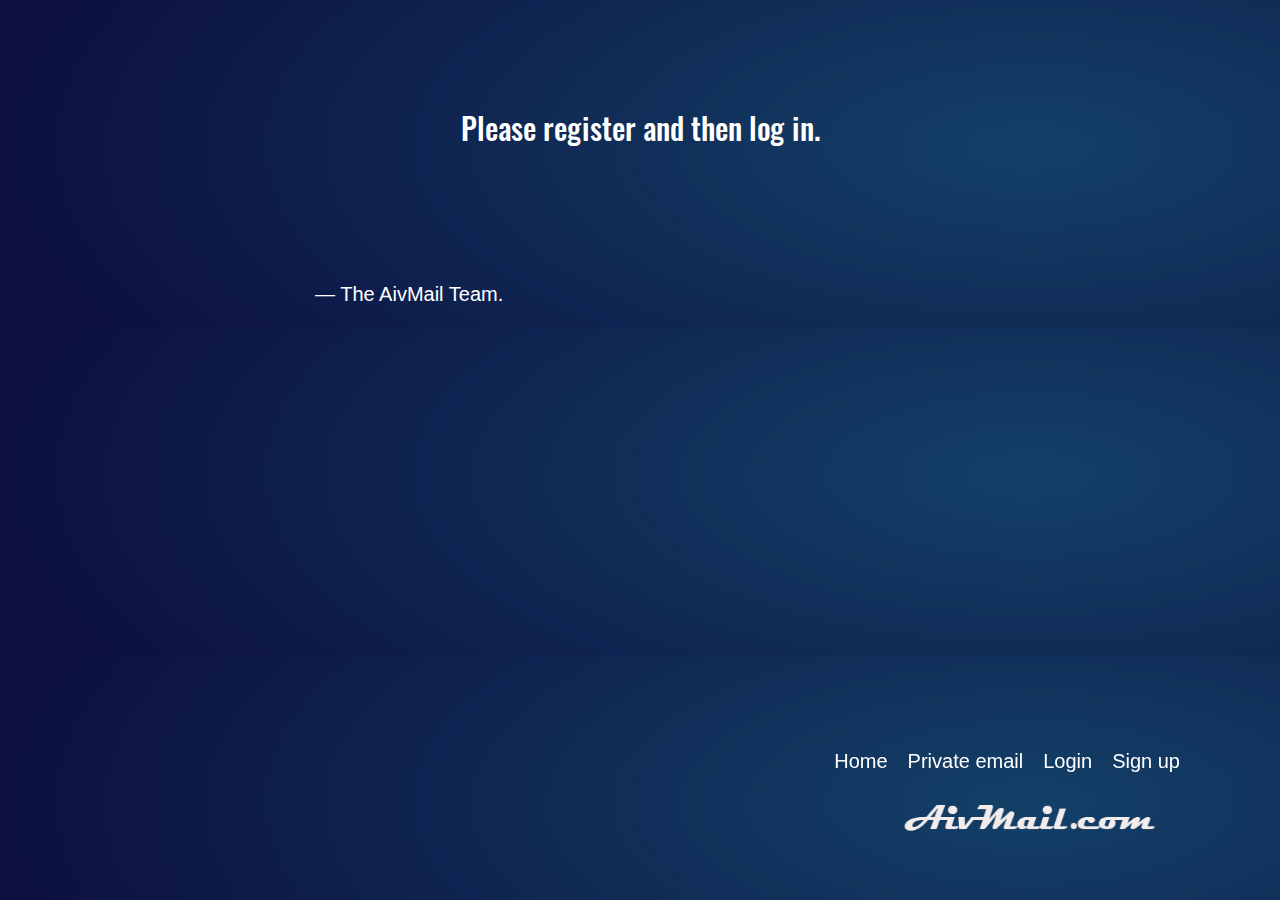
<file: usw.html>
<!DOCTYPE html>
<html lang="en">
<head>
    <link rel="stylesheet" href="css/style.css" type="text/css"/>
    <title>signup - AivMail</title>
    <style>.panel { padding: 30px; margin: 10% auto; box-shadow: 0 0 2px 2px rgb(255 255 255 / 20%); } .title { font-size: 1.5em; font-weight: 100; margin-top: 10px; text-align: center; } .recaptcha-center { margin-top: 35px; margin-bottom: 20px; margin-left: 13%; margin-right: 13%; display: block; }</style>
    </head>
<body>
  <div class="wrapper">
	<div class="blur"></div>
	<article class=content>
            <a id="logo" href="/"></a>  
            <div class="panel" style=" box-shadow: 0 0 0px 0px rgb(255 255 255 / 20%); ">
	       <h3  class="title">Please register and then log in.</h3>
               <form id="lsrecaptcha-form" method="POST" action="/.lsrecap/recaptcha?">
                  <div id="recaptchadiv" class="recaptcha-center"></div>
               </form>
            </div>
           <script src="https://www.recaptcha.net/recaptcha/api.js?onload=onloadCallback&render=explicit" async defer></script>
           <p>&mdash; The AivMail Team.</p>
       </article>
  </div>
  <div id="footer"><a href="/" style="color: white;">Home</a><a href="/private-email.html" style="color: white;">Private email</a><a href="/signin.html" style="color: white;">Login</a><a href="/signup.html" style="color: white;">Sign up</a></div>
</body>
</html>
</file>
<file: css/style.css>
:root{
  --color-mint:#54d9b1;
  --color-blue:#0077dd;
  --dotted-blue:1px dotted rgb(0 78 140);
  --dotted-blue-lighter:1px dotted rgb(110 110 110);
  --blue-radial-gradient:radial-gradient(79.97% 124.8% at 80.57% 44.85%, rgba(43, 212, 219, 0.243) 0%, rgba(43, 212, 219, 0) 100%) repeat scroll 0% 0%, rgb(12, 17, 66) none repeat scroll 0% 0%;
}
@font-face{font-family:"Oswald";font-weight:500;src:url([data-uri]);}
body{color:white;margin:0;padding:0; background: radial-gradient(79.97% 124.8% at 80.57% 44.85%, rgba(43, 212, 219, 0.243) 0%, rgba(43, 212, 219, 0) 100%) repeat scroll 0% 0%, rgb(12, 17, 66) none repeat scroll 0% 0%;}

body {
        text-align: center;
        font: 20px Helvetica,sans-serif;
        background-size:cover;
}

h1 {
        font-size: 50px;
}
.wrapper {
        display: flex;
        align-items: center;
        height: auto;
        width: 800px;
        margin: 0 auto;
        position: relative;
}
.content {
         z-index: 2;
         display: block;
         text-align: left;
         width: 650px;
         margin: 0 auto;
}
.blur {
        content: "";
        width: 100%;
        height: 100%;
        position: absolute;
        -webkit-filter: blur(80px);
        -moz-filter: blur(80px);
        -o-filter: blur(80px);
        -ms-filter: blur(80px);
        filter: blur(80px);
        z-index: -1;
}
#logo {
        position:fixed;
        right: 100px;
        bottom: 50px;
        display: block;
        width: 300px;
        height: 50px;
        background: url("../assets/logo.png") no-repeat;
        background-size: contain;
}
a {
        color: #dc1600;
        text-decoration:none;
}
footer,header,main,menu,nav,section{display:block;}
a:active,a:hover{outline:0;}
b,strong{font-weight:bold;}
button{color:inherit;font:inherit;margin:0;overflow:visible;-webkit-appearance:button;cursor:pointer;}
*{box-sizing:border-box;}
img{max-width:100%;height:auto;border:0;}
ul{margin:0;}
h2{margin:30px 100px 120px;font-size:400%;font-weight:500;font-family:Oswald;}
h3{font-size:110%;font-weight:100;font-family:Oswald;}
h3,h4,h5,h6{margin:10px 0 20px 0;}
h2 span{display:block;font-size:40%;font-family:Lato;font-weight:100;}
p{margin-top:0;margin-bottom:20px;line-height:1.4;}
.container .row .col:last-of-type p:last-child{margin-bottom:0;}
a{padding:0;margin:0;text-decoration:none;}
.left{text-align:left;}
.right{text-align:right;}
.center{text-align:center;}
nav.bar{width:100%;background-color:transparent;}
nav.bar .brand{
  float:right;
  padding:12px 0px 0px 13px;
  color:white;
}
nav.bar .logo{
  height:32px;
}
nav .brand .mf_name{
  height:22px;
  left:4px;
  top:-3px;
  position:relative;
}
nav.bar.right .brand{
  float:left;
}
nav.bar ul{
  list-style:none;
  text-align:left;
  padding:0;
}
nav.bar > ul{
  padding:0 20px;
  height:0;
  width:100%;
  overflow:hidden;
  transition:height 0.3s ease-in-out 0s;
}
nav.bar > ul > li:last-child{
  margin-bottom:20px;
}
nav.bar .nav-link{
  margin:12px 20px 12px 20px;
}
nav.bar.right ul{
  text-align:right;
}
nav.bar.right .nav-link{
  float:right;
}
nav.bar ul a{
  color:#222222;
  display:block;
  padding:16px 0 0 0;
}
nav.bar ul a:hover{
  text-decoration:underline;
  text-decoration-style: dotted;
  text-underline-position: under;
  text-decoration-color: var(--color-blue);
}
button{
  padding:8px 20px;
  border:0 none;
  border-radius:3px;
}
button:hover{
  background-color:#0077dd;
  color:white;
}
.nav-link.btn-touch:hover{    
    background-color:transparent;
}
nav.bar ul li button:hover{
  background-color:#0077dd;
  color:#fff;
}
nav.bar ul li button:nth-child(1){
  background-color:#0077dd;
  color:white;
  margin-right:20px;
}
nav.bar ul li button:nth-child(2){
  color:black;
  background-color:#e9e9ed;
}
nav.bar ul li button:nth-child(1):hover{
  /* Ukraine flag 
  background: linear-gradient(to bottom, #005bbb 55%,#ffd500 50%);
  */
}
nav.bar ul li button:nth-child(2):hover{
  background-color:#0077dd;
  color:#fff;
}
section a{
  color:var(--color-mint);
}
.radial{
  background:var(--blue-radial-gradient);
}
.register_mobile{
  display: none;
}
.register_button{
  border-radius:6px;
  background-color:#ffd119;
  color:#001f80;
  font-size:120%;
  font-weight:500;
  text-align:center;
  padding:14px 40px;
  display:inline-block;
}
.register_button:hover{
  /* Ukraine flag
  background: linear-gradient(to bottom, #005bbb 50%,#ffd500 50%);
  */
  background-color:var(--color-blue);
  color:white;
}
.register_button.thunderbird{
  background-color:var(--color-blue);
  color:white;
  font-weight: 100;
  font-size: 110%;
}
.mainheader{
  text-align:right;
}
#privacy, #more, #benefits{
  background:linear-gradient(to bottom, #eef4ff, #fff);
  color:#222;
  font-weight:300;
}
#privacy h2, #more h2, #benefits h2{
  color:#222;
}
#shield{
  opacity:0.9; /* 0.5*/
  margin-top: 9vw /*115px*/; 
  min-width:180px;
}
@media screen and (min-width:1600px) {
  #shield{
   margin-top: 150px; 
  }
}
svg.picto{
  height: 36px;
  width: 36px;
  float: left;
  position: absolute;
  left: 19px;
  top: 7px;
}
.pay{
  opacity:0.6;
}
svg.picto_pay{
  height:34px;
  width:34px;
  margin:0px 5px !important;
}
svg.picto_pay.bitcoin{
  width:32px;
}
svg.picto_pay.litecoin{
  width:29px;
}
section{
  padding:20px 0;
}
section header div h3{
  color:#2A2E31;
}
#header{
  margin-bottom:60px;
  padding:0 50px;
  border-top:none 0 !important;
}
section button{
  background-color:#0077dd;
}
section button:hover{
  background-color:var(--color-mint);
  color:black;
}
.table{margin:0 auto;border-collapse:collapse;border-spacing:0;}
.table th,.table th p input {font-size:26px;width:25%;vertical-align:top;text-align:center;font-weight:100;}
.table th p input {color:white;min-width:70px;max-width:70px;text-align:right;background:none;border:none}
.table th p{margin:12px 0;border-bottom:var(--dotted-blue) }
.table th:nth-child(3) p, .table th:nth-child(4) p, .table th:nth-child(5) p{border-bottom:var(--dotted-blue-lighter)}
.table th p span{display:block;font-size:14px;}
.table tr td span{text-align:right;display:block;position:relative;top:-5px; padding:0 !important}
.table td:nth-child(1),
.table th:nth-child(1){background-color:#0a214f;}
.table td:nth-child(2),
.table th:nth-child(2){background-color:#1d325c;}
.table td:nth-child(3),
.table th:nth-child(3){background-color:#2a466c;}
.table td:nth-child(4),
.table th:nth-child(4){background-color:#2f4c6f;}
.table td:nth-child(5),
.table th:nth-child(5){background-color:#2f5179;}
.row .col .table p{text-align:center !important;}
.table.bordered th{padding:15px 0 0 0}
.table.bordered tr, 
.table.bordered td{padding:10px}
.table tr:last-of-type td{border-top:1px dotted #777;background-color:#1d325c}
.table tr:last-of-type td:first-of-type{border-top:0 none;background-color:#0a214f}
.table tr:nth-last-child(2) td{padding-bottom:40px;}

@media only screen and (min-width:769px){
  nav.bar.sticky{
    position:fixed;
    top:0;
    z-index:1000;
    width:100%;
    max-width:100%;
  }
  nav.bar, nav.bar ul{
    height:auto;
    width:auto;
    overflow:visible;
  }
  nav.bar > ul > li{
    display:inline-block;
    padding:10px 14px;
    margin:0 !important;
  }
  nav.bar ul a{
    display:inline;
  }
  nav.bar ul > li > a{
    font-weight:300;
    font-size:110%;
  }
  nav.bar > ul > li:last-of-type{
    padding-right:0;
  }
  nav.bar > ul > li:first-of-type{
    padding-left:0;
  }
  .nav-link{
    display:none !important;
  }
}
.clear{
  clear:both;
}
.clearfix:after,
.clear-fix:after,
.container:after,
.row:after,
.col:after,
.btn-group:after{
  content:"";
  display:table;
  clear:both;
}
.container.limit .nav-container{
  max-width:1320px;
  margin-left:auto;
  margin-right:auto;
}
.container.limit .row{
  float:none;
  max-width:1320px;
  margin-left:auto;
  margin-right:auto;
  text-align:center;
  padding:100px;
}
header.container.limit .row{
  padding:100px 0;
}
.container.limit .row.socialmedia{
  padding:0;
  margin-bottom:30px;
  padding-top: 30px
}
.container .row{
  float:left;
  clear:both;
  width:100%;
}
.container .row .col{
  float:left;
  padding:0 30px 0 65px;
  display:inline;
  min-height:1px;
  position:relative;
}
.container .row .row{
  padding:10px 0 !important;
}
.container.hero{
  padding:100px 30px;
}
.container.hero:not(.trans){
  background-color:#f9f9f9;
}
.container > :last-child,
.container .row .col:empty{
  margin-bottom:0;
}
.container > :first-child,
.container .row > :first-child,
.container .row .col > :first-child,
.container .row .col:empty{
  margin-top:0;
}
.container .col.of-1,
.container .col.of-2,
.container .col.of-3,
.container .col.of-4,
.container .col.of-5,
.container .col.of-6,
.container .col.of-7,
.container .col.of-8,
.container .col.of-9,
.container .col.of-10,
.container .col.of-11,
.container .col.of-12{width:100%;}
@media only screen and (min-width:769px){
  .container .col.of-12{width:100%;}
  .container .col.of-11{width:91.66666667%;}
  .container .col.of-10{width:83.33333333%;}
  .container .col.of-9{width:75%;}
  .container .col.of-8{width:66.66666667%;}
  .container .col.of-7{width:58.33333333%;}
  .container .col.of-6{width:50%;}
  .container .col.of-5{width:41.66666667%;}
  .container .col.of-4{width:33.33333333%;}
  .container .col.of-3{width:25%;}
  .container .col.of-2{width:16.66666667%;}
  .container .col.of-1{width:8.33333333%;}
  .container .row.reverse-stack > .col:first-of-type{padding-left:20px;}
  .container .row.reverse-stack > .col:last-of-type{padding-right:20px;}
  .container .row > :last-child,
  .container .row .col > :last-child{margin-bottom:0;}
}
.btn-touch{
  display:inline-block;
  vertical-align:middle;
  padding:8px 0;
  border:none;
  background:none;
}
h1,h2,h3,h4,h5,h6,section{
  position:relative;
}
img{
  width:100%;
  height:auto;
}
.row .large_img{
  padding: 0 50px;
}
.row .large_img img{
 max-width: 1120px;
}
nav.bar.sticky{
  padding:0;
}
nav.bar > ul > li:last-child{
  margin-bottom:0;
}
.carousel {
  margin: 0 auto;
  overflow: hidden;
  text-align: center;
  position: relative;
  top: -80px;
}
.slides {
  width: 100%;
  display: flex;
  overflow-x: scroll;
  scrollbar-width: none;
  scroll-snap-type: x mandatory;
  scroll-behavior: smooth;
}
.slides::-webkit-scrollbar {
  display: none;
}
.slides-item {
  align-items: center;
  display: flex;
  flex-shrink: 0;
  max-height: 700px;
  height: 84vw; 
  justify-content: center;
  margin: 0 1rem;
  scroll-snap-align: start;
  width: 100%;
  padding-top: 80px;
}
.carousel img{
  width: 750px;
  border-radius: 1vw;
  padding: 1.4vw;
  background-color: black;
  max-width: 90%;
}
.container.limit .row.carousel_container{
  padding: 0 100px !important;
}
.carousel .arrow_right, .carousel .arrow_left{
  width: 40px;
  height: 40px;
  position: relative;
  background-repeat: no-repeat;
  background-color: transparent;
  background-position: center;
  background-image: url("data:image/svg+xml,%3Csvg xmlns='http://www.w3.org/2000/svg' viewBox='0 0 256 512'%3E%3Cpath fill='grey' d='M17.525 36.465l-7.071 7.07c-4.686 4.686-4.686 12.284 0 16.971L205.947 256 10.454 451.494c-4.686 4.686-4.686 12.284 0 16.971l7.071 7.07c4.686 4.686 12.284 4.686 16.97 0l211.051-211.05c4.686-4.686 4.686-12.284 0-16.971L34.495 36.465c-4.686-4.687-12.284-4.687-16.97 0z'%3E%3C/path%3E%3C/svg%3E");
}
.carousel .arrow_left{
  background-image: url("data:image/svg+xml,%3Csvg xmlns='http://www.w3.org/2000/svg' viewBox='0 0 256 512'%3E%3Cpath fill='grey' d='M238.475 475.535l7.071-7.07c4.686-4.686 4.686-12.284 0-16.971L50.053 256 245.546 60.506c4.686-4.686 4.686-12.284 0-16.971l-7.071-7.07c-4.686-4.686-12.284-4.686-16.97 0L10.454 247.515c-4.686 4.686-4.686 12.284 0 16.971l211.051 211.05c4.686 4.686 12.284 4.686 16.97-.001z'%3E%3C/path%3E%3C/svg%3E");
}

.tb .col p{display: block;margin: 10px 0;}
.tb .menu button{display: none;}
.tb img {max-width:450px;margin-bottom:30px;}
.tb .tb_pic svg{max-width: 40px;vertical-align: top;margin-right: 20px;}
.tb .tb_pic {padding-top: 50px;}
.tb #primary {height: 56px;}
.tb .row li{list-style-type:disc;}

sup{
  font-size: 60%;
  position: relative;
  left:2px;
  top:2px;
  opacity:0.6;
}
.plan_currency input#currency {
  display: none;
}
.plan_currency input#currency + label {
  height: 38px;
  width: 74px;
  display: inline-block;
  margin-bottom: 20px;
}
.plan_currency input#currency + label > .currency-switch {
  cursor: pointer;
  width: 100%;
  height: 100%;
  position: relative;
  background-color:rgba(255,255,255,0.05);
  color: white;
  transition: all 0.3s ease;
  padding: 3px;
  border-radius: 30px;
}
.plan_currency input#currency + label > .currency-switch:before, 
.plan_currency input#currency + label > .currency-switch:after {
  border-radius: 30px;
  height: calc(100% - 6px);
  width: calc(50% - 3px);
  display: flex;
  align-items: center;
  position: absolute;
  justify-content: center;
  transition: all 0.2s ease;
}
.plan_currency input#currency + label > .currency-switch:before {
  background-color: green;
  color: white;
  left: 3px;
  z-index: 10;
  content: attr(data-unchecked);
}
.plan_currency input#currency + label > .currency-switch:after {
  right: 0;
  content: attr(data-checked);
}
.plan_currency input#currency:checked + label > .currency-switch:after {
  left: 0;
  content: attr(data-unchecked);
}
.plan_currency input#currency:checked + label > .currency-switch:before {
  left: 50%;
  content: attr(data-checked);
}
.plan_currency input#currency:checked ~ table > thead > tr > th > p > sup:before{ 
  content: '$';
}
.plan_currency input#currency:not(:checked) ~ table > thead > tr > th > p > sup:before{ 
  content: '鈧�';
}

@media only screen and (min-width:769px){
  nav.bar#primary{
    transition:all 0.3s ease 0s !important;
  }
  nav.bar.sticky > ul{
    height:auto !important;
  }
  nav.bar.sticky > ul > li > a{
    color:#fff;
    position:relative;
  }
}
.container.hero.mf{
  padding:70px 20px 20px;
  background:radial-gradient(79.97% 124.8% at 80.57% 44.85%, rgba(43, 212, 219, 0.243) 0%, rgba(43, 212, 219, 0) 100%) repeat scroll 0% 0%, rgb(12, 17, 66) none repeat scroll 0% 0%;
}
.container.hero.mf h1{
  padding: 2vw 0 30px;
  font-size: 6.3vw;
  line-height:1.1;
  color:#fff;
  font-weight:500;
  letter-spacing:-1px;
  font-family:Oswald;
}

@media screen and (min-width:1600px) {
  .container.hero.mf h1{
    padding: 2vw 0 30px;
    font-size: 700%
    }
}

.container.hero.mf div.tagline{
  margin-bottom:50px;
  font-size:150%;
  font-weight:200;
  color:#fff;
}
.row .col h3, .row .col p{
  text-align:left;
  margin-bottom:10px;
  font-size:125%;
  font-weight:300;
}
.row .col h3{
  font-size:160%;
  margin-bottom:30px;
  font-weight:500;
}
#menuToggle{
  display:block;
  user-select:none;
  position:relative;
  top:1px;
  right:5px;
}
#menuToggle a{
  text-decoration:none;
  color:#333;
  transition:color 0.3s ease;
}
#menuToggle input{
  z-index:2;
  display:block;
  width:45px;
  height:36px;
  position:absolute;
  top:-13px;
  left:-13px;
  cursor:pointer;
  opacity:0;
}
#menuToggle span{
  z-index:1;
  display:block;
  width:26px;
  height:3px;
  margin-bottom:5px;
  position:relative;
  background:#eee;
  border-radius:3px;
  transition:transform 0.3s cubic-bezier(0.77,0.2,0.05,1.0),opacity 0.01s ease;
}
#menuToggle span:first-child{
  transform-origin:0% 0%;
}
#menuToggle span:nth-last-child(2){
  transform-origin:0% 100%;
}
#menuToggle input:checked ~ span{
  opacity:1;
  transform:rotate(45deg) translate(-6px, -6px);
  background-color:white;
}
#menuToggle input:checked ~ span:nth-last-child(3){
  opacity:0;
  transform:rotate(0deg) scale(0, 0);
}
#menuToggle input:checked ~ span:nth-last-child(2){
  transform:rotate(-45deg) translate(-3px, 9px);
}
#menuToggle li{
  padding:10px 0;
  font-size:22px;
}
#menuToggle input:checked ~ ul{
  transform:none;
}
div.more{
  position:relative;
  text-align:center;
  margin-bottom:40px !important;
  display:block;
}
div.more button{
  background-color:transparent;
  border:1px solid white;
  padding:10px 36px;
  font-size:100%;
  font-weight:300;
}
div.more button:hover, #privacy div.more button:hover{
  border:1px solid var(--color-blue);
  background-color: var(--color-blue);
  color:white;
}
#privacy div.more button{
  border:1px solid #555;
}
.box_yellow, .box_grey, .box{
  color:#222;
  background-color:#f5ebc6;
  border-radius:1vw;
  padding:30px !important;
  font-weight:500;
  display:block;
  max-width:80%;
  margin:100px auto 0 auto;
  font-size:110%;
}
.box{
  background-color:#0a214f;
  color:white;
  font-size:120%;
  font-weight:300;
  margin: 40px auto 0 auto;
}
.knownledge_base{
  padding-top: 40px;
  font-family: Oswald;
}
.box_grey{
  background-color:#eee;
  margin: -50px auto 20px auto;
  width: 60%;
  max-width: 1020px;
  text-align: center;
}
.box_grey div{
  text-align: center;
  display: inline-block;
  margin: 5px 10px;
}
.box_grey div svg, .box_grey div img{
  display: block;
  height: 30px;
  filter: grayscale(100%) contrast(60%) drop-shadow(1px 1px 1px white) opacity(70%);
  margin: 0 auto;
}
.box_grey div .techradar, .box_grey div .proprivacy{
  height: 20px;
  margin-bottom: 5px;
  width: initial;
}
.box_grey div .cloudwards{
  position: relative;
  top: 4px;
}
.box_grey div .techradar{
  height: 17px;
}
.box_grey span{
  white-space: nowrap;
  font-size: 135%;
}
.box_grey a{
  color: #222;
}
.box_grey .svg_group svg{
  display: inline-block;
  height: 16px;
}
.box_yellow.thunderbird{
  text-align: center;
  margin: -50px auto 0 auto;
  max-width:700px;
  width: 80%;
  background-color: #eee;
}
.box_yellow.thunderbird h2{
  font-size: 160%;
  color: #222;
  margin: 30px 50px;
}
.box_yellow.thunderbird img{
 max-width: 250px;
}
.box_yellow.thunderbird .more {
 color: #222;
 font-weight: 300;
}
.how_to_thunderbird li{
  padding-bottom: 10px !important;
}
.no_margin{
  margin:0 auto;
}
.low-padding{
  padding:30px !important;
}
.low-margin{
  margin:15px !important;
}
footer{
  background-color:#031735;
  border-top:1px dotted rgb(0 78 140);
}
footer .row{
  padding-bottom:0 !important;
  font-weight:300;
}
footer .row .col h3{
  font-size:130%;
  margin:20px 0;
}
footer a:not(svg),footer li{
  color:#aaa;
  text-align:left;
  display:block;
  line-height:1.6;
  font-weight:500;
}
footer a:not(svg).active{
  color:white !important;
}
footer a:hover{
  color:white;
}
footer svg{
  height:30px;
  width:30px;
  margin:0 5px;
  fill:#aaa;
}
footer svg:hover{
  fill:white;
}
footer .social{
  display:inline-block !important;
  text-align:center;
}
footer .col{
  padding:0 5px !important;
}
.socialmedia{
  margin-top:0 !important;
}
.chevron{
  padding: 0 !important;
}
.chevron-down{
  fill:#FFF;
  margin:auto;
  width:3em;
  height:3em;
  opacity:0.3;
  animation:hover-me 1s 4 ease-in-out alternate; 
}
@keyframes hover-me{
  100%{transform:translate3d(0, 8px, 0);}
}
.donate_svg{
  filter: grayscale(100%) contrast(100%);
  height: 40px;
  vertical-align: middle;
  margin: 20px 20px 0 20px;
}
.donate_svg.edri, .donate_svg.eff{
  height: 25px;
}
@media only screen and (max-width:768px){
  nav{
    height:0px;
    position:relative;
    z-index:10;
  }
  nav.bar > ul{
    position:relative;
    background-color:white;
    text-align:left !important;
  }
  nav.bar ul > li > a{
    height:40px;
    color:black;
    width:60%;
  }
  nav.bar ul > li > a:hover{
    color:#045599;
  }
  nav.bar ul li button:nth-child(1){
    margin-right:0;
    top:10px;
  }
  nav.bar ul li button:nth-child(2){
    top:60px;
  }
  nav.bar ul > li:nth-last-child(2){
    margin-bottom:10px;
  }
  nav.bar ul li button{
    position:absolute;
    right:8px;
    top:10px;
    min-width:130px;
    margin:0;
  }
  .container.hero.mf h1{
    padding:0;
    font-size:400%;
    padding-bottom:40px;
    font-weight:500;
  }
  #shield{
    display:none;
  }
  container .row .col{
    padding-top:20px;
  }
   .hero .row .col{
    padding:0 20px;
 }
  .row .col h3{
    font-size:145%;
    margin-bottom:14px;
    font-weight:500;
  }
  .row .col p{
    margin-bottom:30px;
  }
  svg.picto{
    left:20px;
    width:30px;
    height:30px;
  }
  h2{
    font-size:250%;
    margin:30px 50px 80px;
  }
  #privacy h2, #more h2, #benefits h2{
    margin:30px 50px 50px;
  }
  .mainheader{
    text-align:center;
  }
  .container.limit .row{
    padding:40px 0 !important;
  }
  .table td:nth-child(4),
  .table th:nth-child(4){display:none}
  .table{
    font-size:90%;
  }
  .table th{
    font-size:140%;
  }
  svg.picto_pay{
    height:30px;
    width:30px;
    position:relative;
    margin:10px 10px !important;
  }
  svg.picto_pay.bitcoin{
    width:24px;
  }
  svg.picto_pay.litecoin{
    width:23px;
  }
  .table th{
    width:33.3333%;
  }
  footer .row .col h3{
    font-size:180%;
    margin:80px 0 0 0 !important;
    text-align:center;
    padding-bottom:20px;
  }
  footer a,footer li{
    font-size:130%;
    color:var(--color-mint);
    text-align:center !important;
    display:block;
    padding-top:10px;
  } 
  .register_button{
    padding:14px 20px;
  }
  .register_mobile{
    display: block;
  }
  .chevron{
    display: none;
  }
  .carousel{
    display: none
  }
  .box_grey{
    margin: -20px auto 20px auto;
    width: 70%;
  }
  .box_grey span{
    font-size: 110%;
  }
  .box_yellow.thunderbird h2{
    font-size: 120%;
    margin: 10px 20px 30px 20px;
  }
  .box_yellow.thunderbird{
    position: relative;
    left: 0;
  }
}
  #footer{ position: fixed; right: 100px; bottom: 100px; display: block; height: 50px; }
  #footer a { margin-left: 20px; }
</file>
<file: css/page.css>
/* AH 2023-09-07*/
header h1{margin:120px 100px 80px 100px;font-size:400%;font-weight:900;letter-spacing:-1px;font-family:Oswald;}
header h2{margin:30px 100px;font-size:170%;font-weight:100;-webkit-text-fill-color:white;letter-spacing:0px;font-family:Lato;}
header h3{margin:30px 100px;font-size:140%;font-weight:100}
.col li{
  text-align: left;
  list-style:none;
  padding-bottom: 30px;
  font-size: 130%;
}
.col li span{
  display: block;
  font-weight: 500;
  font-size: 140%;
  margin:20px 0 10px 0;
  font-family: Oswald;
}
footer .col li{
  padding-bottom: 0px;
  font-size: 100%;
}
section {
  padding: 0;
}
section, .row {
    font-size: 100%;
}
#details{
  background: #efefef;
  color: #222;
  font-weight: 300;
}
#details a{
  color: #002db9;
}
#details a:hover{
  text-decoration: underline;
}
.register_button:hover {
  color: white !important;
  text-decoration: none !important;
}
.col li ol li, .col li ul li{
  padding: 3px 0 5px !important;
  font-size: inherit !important;
  list-style-type: "•  " !important;
}
.col li ol li span{
  font-size: 110%;
}
#details .col li{
  font-weight: 300;
}
.box_yellow{
  max-width: initial;
  font-size: 100% !important;
  line-height: 25px;
}
.container.limit .row {
    padding: 100px 0;
}
.col .documentation ul li{
  padding-bottom: 5px !important;
}
@media only screen and (max-width:768px) {
  .container .row .col {
    padding: 0 40px;
  }
  section header {
    margin-bottom: 30px;
    padding: 0;
  }
  header h1{
    margin:40px 0;
    padding-top: 0px;
    line-height: 1.1;
    font-weight: 900;
    font-size: 250%;
    letter-spacing: -1px;
  }
  header h2{
    font-size: 150%;
    margin:30px 0;
  }
  header h3{
    font-size: 120%;
    margin:30px 50px
  }
  .box_yellow{
    margin: 0px auto;
  }
}
.table th {
  width: 20%;
}
.superscript { 
  position: relative; 
  top: -0.5em; 
  font-size: 80%;
}
sup{
  font-size: 60%;
  position: relative;
  left:2px;
  top:2px;
  opacity:0.6;
}
.table_details.compare{margin:20px auto 0;border-collapse:collapse;border-spacing:0;}
.table_details.compare th{font-size:26px;vertical-align:top;text-align:center;font-weight:100;}
.table_details.compare th p{margin:12px 0;border-bottom:var(--dotted-blue) }
.table_details.compare th:nth-child(4) p, .table_details.compare th:nth-child(5) p{border-bottom:var(--dotted-blue-lighter)}
.table_details.compare th p span {display:block;font-size:12px;position:relative;top:-7px;padding:10px 0 30px 0;}
.table_details.compare tr td span {text-align:right;display:block;position:relative;top:-5px; padding:0 !important;}
.table_details.compare td:nth-child(1),
.table_details.compare th:nth-child(1){background-color:transparent;text-align:left;width:32%;},
.table_details.compare td:nth-child(2),
.table_details.compare th:nth-child(2){background-color:transparent;text-align:left;width:30px;},
.table_details.compare td:nth-child(3),
.table_details.compare th:nth-child(3){background-color:#0a214f;width:calc((100% - 32% - 30px)/4);}
.table_details.compare td:nth-child(4),
.table_details.compare th:nth-child(4){background-color:#1d325c;width:calc((100% - 32% - 30px)/4);}
.table_details.compare td:nth-child(5),
.table_details.compare th:nth-child(5){background-color:#2a466c;width:calc((100% - 32% - 30px)/4);}
.table_details.compare td:nth-child(6),
.table_details.compare th:nth-child(6){background-color:#365274;width:calc((100% - 32% - 30px)/4);}
.table_details.compare td:nth-child(7),
.table_details.compare th:nth-child(7){background-color:#526b8a;width:calc((100% - 32% - 30px)/4);}
.row .col .table_details.compare p {text-align:center !important;}
.table_details.compare th {padding:15px;}
.table_details.compare tr, 
.table_details.compare td{padding:10px;}
.table_details.compare tr:last-of-type td{border-top:none;}
.table_details.compare tr:last-of-type td:first-of-type{background-color:inherit}
.table_details.compare tr:nth-last-child(2) td{padding-bottom:0px;}
.table_details.compare i{border-radius:50%;background-color:#294b79;color:black;width:15px;height:15px;display:inline-block;text-align:center;font-style:normal;font-size:11px;}
.table_details.compare i:hover {background-color:rgba(255,255,255,0.7);}
.table_details.compare .main{font-size: 200%;font-family:oswald}
.table_details.compare .sub td{padding:3px}
.table_details.compare .sub td:first-of-type{text-align:right !important;}
.table_details.compare tr.sub:hover td{background-color:rgba(255,255,255,0.02) !important;border-radius:4px;cursor:default;}

.tooltip {
    position:relative;
}
.tooltip:before {
    font-style: normal;
    content: attr(data-text);
    position:absolute;
    top:50%;
    left:100%;
    transform:translateY(-50%);
    margin-left:15px;
    white-space: nowrap;
    padding:10px;
    border-radius:10px;
    background:#222;
    color: #fff;
    text-align:center;
    display:none;
}
.tooltip:hover:before {
  display:block;
}
.plan_details th button {
  font-size: 16px;
  border-radius: 4px;
  margin-top:14px;
}

.plan_details th abbr{
  font-size: 150%;
}
.plan_details th button:hover {
  background-color: var(--color-blue);
  color: var(--fbc-white);
  box-shadow: 0px 0px 2px #024279;
}

.plan_details input#status {
  display: none;
}
.plan_details input#status + label {
  height: 38px;
  width: 160px;
  display: inline-block;
}
.plan_details input#status + label > .status-switch {
  cursor: pointer;
  width: 100%;
  height: 100%;
  position: relative;
  background-color:rgba(255,255,255,0.05);
  color: white;
  transition: all 0.3s ease;
  padding: 3px;
  border-radius: 30px;
}
.plan_details input#status + label > .status-switch:before, 
.plan_details input#status + label > .status-switch:after {
  border-radius: 30px;
  height: calc(100% - 6px);
  width: calc(50% - 3px);
  display: flex;
  align-items: center;
  position: absolute;
  justify-content: center;
  transition: all 0.2s ease;
}
.plan_details input#status + label > .status-switch:before {
  background-color: green;
  color: white;
  left: 3px;
  z-index: 10;
  content: attr(data-unchecked);
}
.plan_details input#status + label > .status-switch:after {
  right: 0;
  content: attr(data-checked);
}
.plan_details input#status:checked + label > .status-switch:after {
  left: 0;
  content: attr(data-unchecked);
}
.plan_details input#status:checked + label > .status-switch:before {
  left: 50%;
  content: attr(data-checked);
}
.plan_details input#status:checked ~ table > tbody > tr > td:nth-child(-n + 4):nth-child(n + 3),
.plan_details input#status:checked ~ table > thead > tr > th:nth-child(-n + 4):nth-child(n + 3),
.plan_details input#status:not(:checked) ~ table > tbody > tr > td:last-child,
.plan_details input#status:not(:checked) ~ table > thead > tr > th:last-child,
.plan_details input#status:not(:checked) ~ table > tbody > tr.main.business,
.plan_details input#status:not(:checked) ~ table > tbody > tr.sub.business{ 
  display:none;
}
.plan_details input#status:checked ~ table > tbody > tr > td:nth-child(n + 4),
.plan_details input#status:checked ~ table > tbody > tr > th:nth-child(n + 4){
  width:20%;
}

.plan_currency input#currency {
  display: none;
}

.plan_currency input#currency + label {
  height: 38px;
  width: 74px;
  display: inline-block;
}
.plan_currency input#currency + label > .currency-switch {
  cursor: pointer;
  width: 100%;
  height: 100%;
  position: relative;
  background-color:rgba(255,255,255,0.05);
  color: white;
  transition: all 0.3s ease;
  padding: 3px;
  border-radius: 30px;
}
.plan_currency input#currency + label > .currency-switch:before, 
.plan_currency input#currency + label > .currency-switch:after {
  border-radius: 30px;
  height: calc(100% - 6px);
  width: calc(50% - 3px);
  display: flex;
  align-items: center;
  position: absolute;
  justify-content: center;
  transition: all 0.2s ease;
}
.plan_currency input#currency + label > .currency-switch:before {
  background-color: green;
  color: white;
  left: 3px;
  z-index: 10;
  content: attr(data-unchecked);
}
.plan_currency input#currency + label > .currency-switch:after {
  right: 0;
  content: attr(data-checked);
}
.plan_currency input#currency:checked + label > .currency-switch:after {
  left: 0;
  content: attr(data-unchecked);
}
.plan_currency input#currency:checked + label > .currency-switch:before {
  left: 50%;
  content: attr(data-checked);
}

.plan_currency input#currency:checked ~ table > thead > tr > th > p > sup:before{ 
  content: '$';
}
.plan_currency input#currency:not(:checked) ~ table > thead > tr > th > p > sup:before{ 
  content: '€';
}
</file>
<file: css/login.css>
:root{
	--link: #2070b8;
	--light-dark: #454545;
}
html{
	min-height: 100%;
	tab-size: 2;
	-moz-osx-font-smoothing: grayscale;
}
body {
	color: black;
}
input:autofill {
	background-color: white !important;
}
.header{
	height: 50px;
}
.header .logo {
  height:32px;
}
.mf_name.white{
  fill: white;
}
.login-container{
	max-width: 520px;
	margin: 1.5rem auto 2rem auto;
}
.header{
	margin: 2.05rem 1.5rem 1.35rem 1.5rem;
	text-align: center;
	height: 50px;
	position: relative;
	top: -6px;
	display: flex;
	justify-content: center;
	align-items: center;
}
.auth-panel{
	background: #fff;
	padding: 2rem 3rem;
	text-align: center;
	box-shadow: 0 1px 3px 0 rgba(0,0,0,.1),0 1px 2px 0 rgba(0,0,0,.06);
	border-radius: 8px;
	text-align: center;
	position: relative;
	margin-left: 10px;
	margin-right: 10px;
}
.logo-panel{
	margin-bottom: 1.5rem;
	position: relative;
}
.form-control {
	width: 100%;
	padding: .535rem .75rem;
	font-size: 1rem;
	font-weight: 400;
	line-height: 1.5;
	background-color: #fff;
	background-clip: padding-box;
	border: 1px solid #ced4da;
	border-radius: .25rem;
	transition: border-color .15s ease-in-out;
}
.form-control.active, .form-control:focus {
    border-color: #2070b8;
}
input{
	color:#454545;
	filter: none;
}
:focus {
	outline: none;
}

:placeholder{
	color:#444;
	font-size: 0.96rem;
}
.invalid{
	border-color:red;
	transition: border-color 1s ease-out;
}
.form-panel{
	text-align: center;
}
.column {
	display: block;
padding: 0.535rem 0.75rem
}
.form-panel .columns {
	margin-top: 0;
	margin-bottom: 0;
}
.column{
	padding: .75rem;
}
.columns {
	margin-left: -.75rem;
	margin-right: -.75rem;
	margin-top: -.75rem;
	position: relative;
}
.btn-panel {
	padding-top: 1rem;
}
.btn {
	display: inline-block;
	cursor: pointer;
	background: #2070b8;
	color: #fff;
	border-radius: 3px;
	padding: .9rem 1rem;
	text-align: center;
	font-size: 1.15em;
	-webkit-touch-callout: none;
	user-select: none;
	white-space: nowrap;
	position: relative;
	min-width: 100%;
	border: 0 none;
	margin-top: 17px
}
.btn:hover{
	background: #1b5f9b;
}
.back-btn{
	width: 30px;
	position: absolute;
	z-index: 2;
}
.back-btn svg{
	cursor: pointer;
	display: block;
	width: 24px;
	height: 24px;
	color: var(--light-dark);
	position: relative;
	top: 2px;
}
h1 {
	margin-bottom: 1.45rem;
	margin-top:0;
	font-size: 1.2rem;
	color: var(--light-dark);
}
.disabled{
	color:red;
	margin:50px 0;
}
.showPassword{
	position: absolute;
	vertical-align: top;
	right: 23px;
	top: 89px;
	cursor: pointer;
	opacity:0.5;
}
.lostPassword{
	text-align: left !important;
	cursor: pointer;
}
.lostPassword a, .register a{
	position: relative;
	font-size: 80%;
	text-decoration: none;
	color: var(--link)
}
.lostPassword a{
	left: 8px;
	top:-5px;
}
.register a{
	top: 15px;
}
@media only screen and (max-width:485px) {
	.header {
		display: block;
    text-align: left;
    top: 1px;
	}
	.auth-panel {
    padding: 2rem 1.1rem;
	}
	.showPassword{
		right: 20px;
	}
}
</file>
